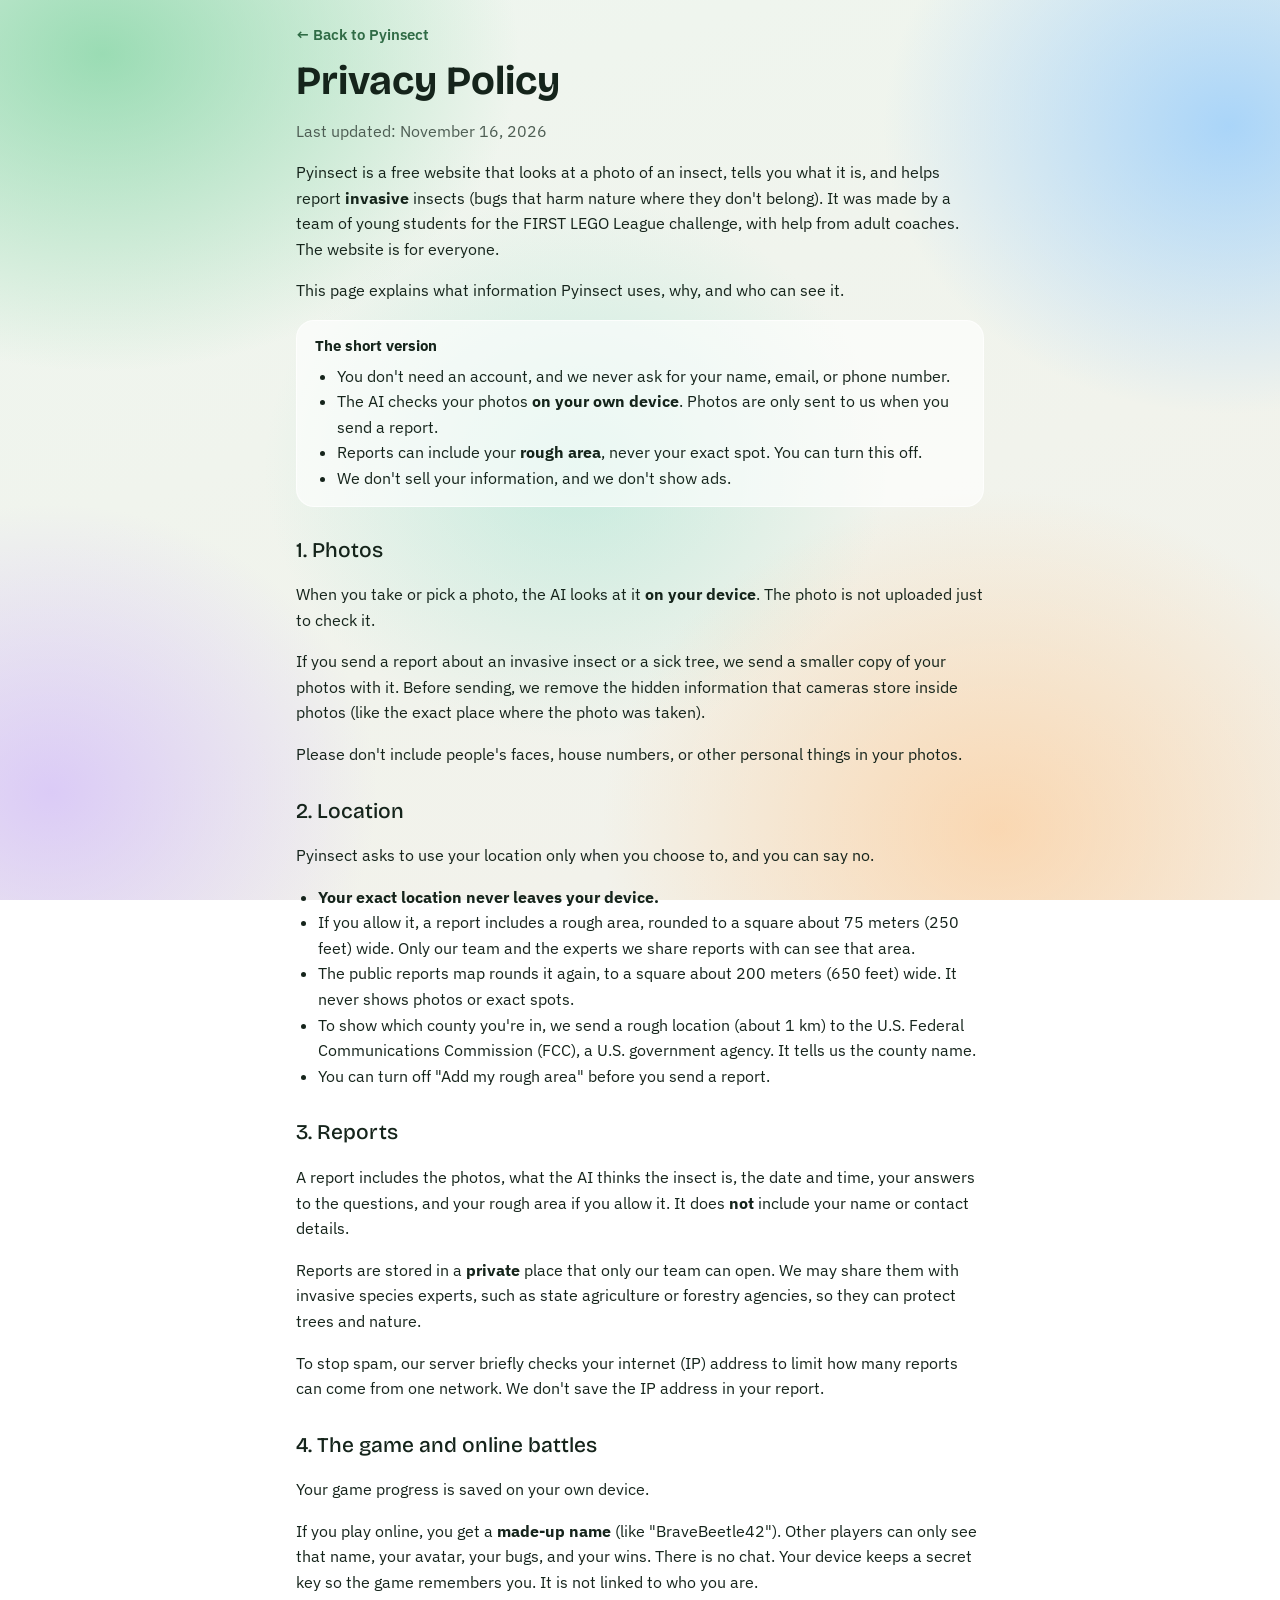
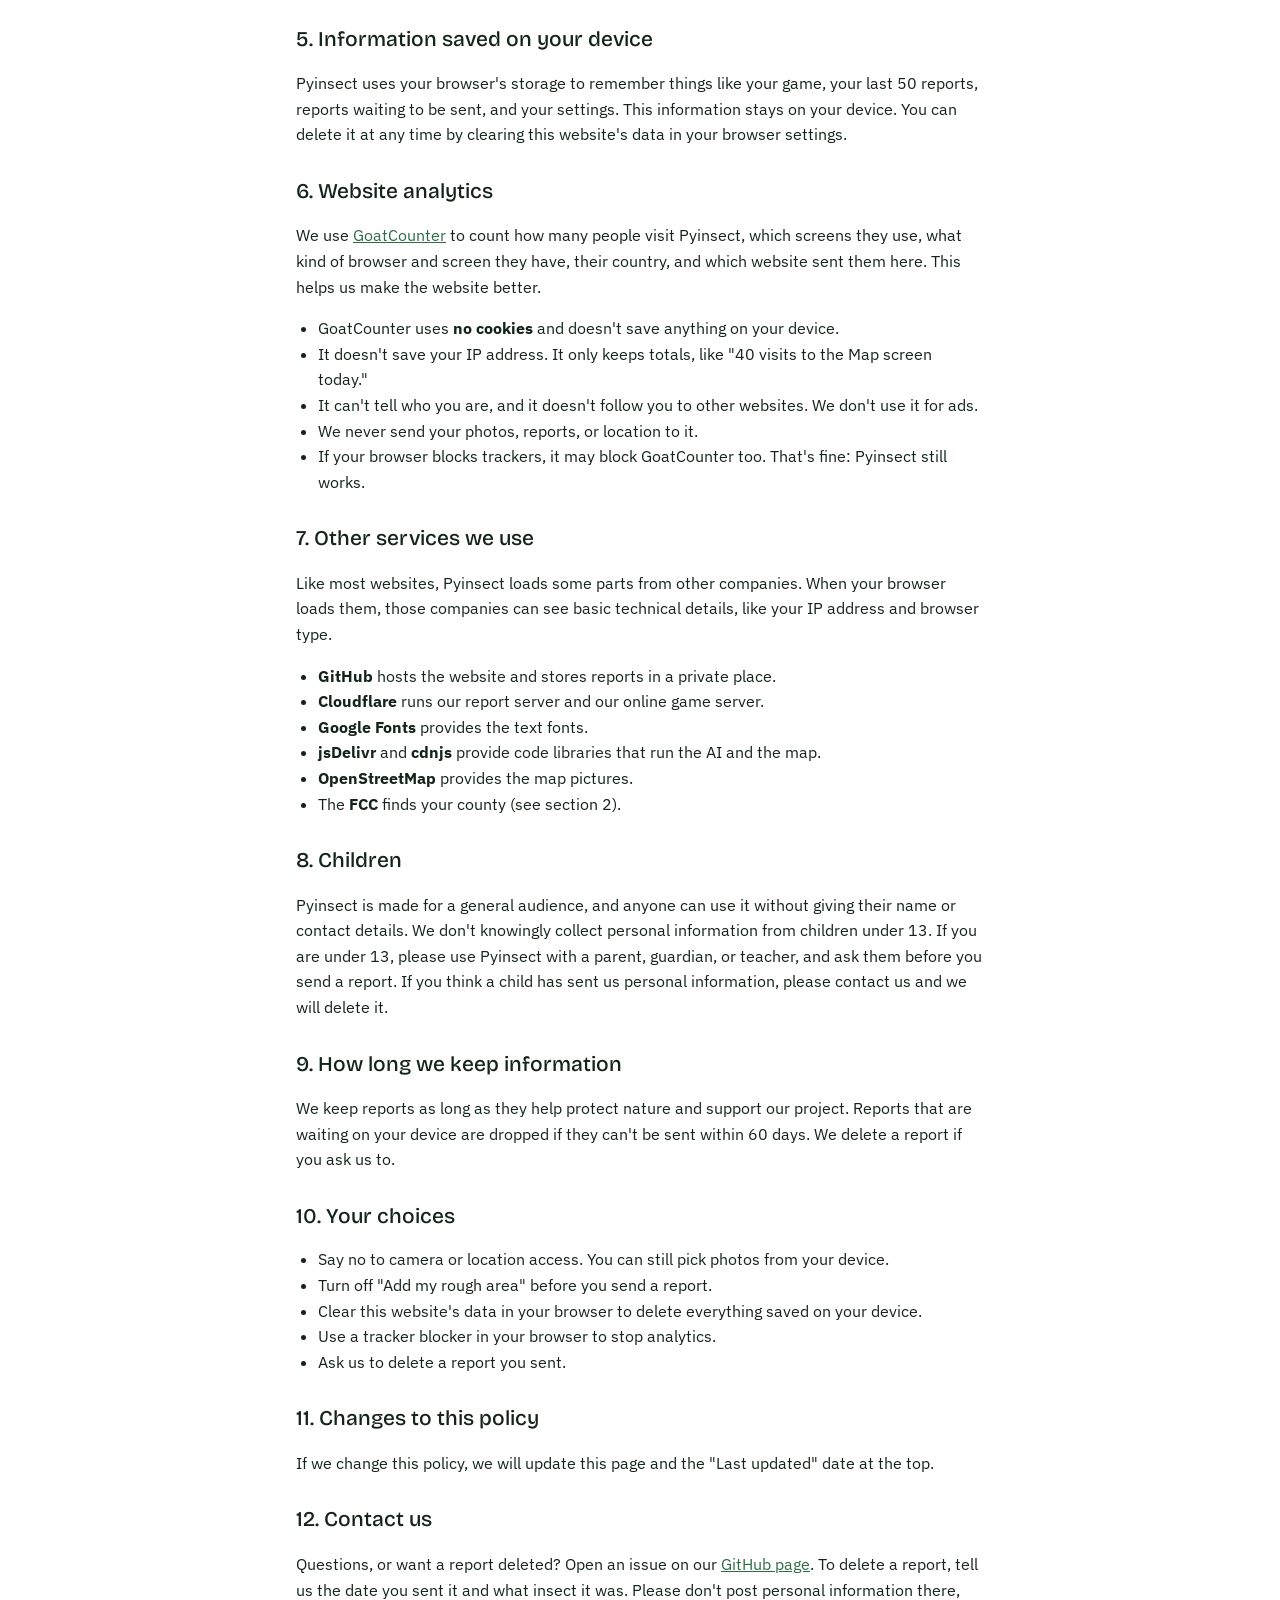
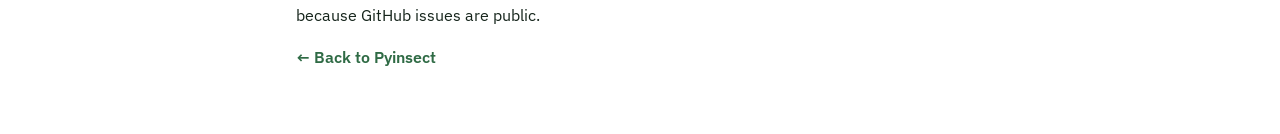
<file: privacy.html>
<!doctype html>
<html lang="en">
<head>
<meta charset="utf-8">
<meta name="viewport" content="width=device-width, initial-scale=1, viewport-fit=cover">
<title>Pyinsect Privacy Policy</title>
<meta name="description" content="How the Pyinsect website handles your photos, location, and other information.">
<link rel="icon" href="assets/favicon.svg" type="image/svg+xml">
<link rel="apple-touch-icon" href="assets/apple-touch-icon.png">
<meta name="theme-color" content="#2f6b45">
<link rel="preconnect" href="https://fonts.googleapis.com">
<link rel="preconnect" href="https://fonts.gstatic.com" crossorigin>
<link rel="stylesheet" href="https://fonts.googleapis.com/css2?family=Bricolage+Grotesque:opsz,wght@12..96,500;12..96,700&family=IBM+Plex+Sans:wght@400;500;600&display=swap">
<link rel="stylesheet" href="assets/site.css?v=20261101a">
<style>
  /* The privacy page: one readable column on the site's usual background */
  .policy { max-width: 720px; margin: 0 auto; padding: 24px 16px 48px; }
  .policy h1 { font-family: var(--display); font-size: clamp(28px, 7vw, 40px); line-height: 1.1; margin: 12px 0 4px; }
  .policy h2 { font-family: var(--display); font-size: 21px; margin: 28px 0 6px; }
  .policy p, .policy li { font-size: 16px; line-height: 1.6; }
  .policy ul { padding-left: 22px; }
  .policy a { color: var(--accent); }
  .policy .box { background: var(--glass-strong); border: 1px solid var(--glass-edge); border-radius: 18px; padding: 14px 18px; }
  .policy .box ul { margin: 6px 0 0; }
  .policy .back { font-weight: 600; text-decoration: none; }
</style>
<!-- Website analytics (see assets/analytics.js and part 6 of privacy.html) -->
<script src="assets/analytics.js?v=20261116b"></script>
<script data-goatcounter="https://wizkidz-pyinsect.goatcounter.com/count" async src="https://gc.zgo.at/count.js"></script>
</head>
<body>
<main class="policy">
  <a class="back" href="./">← Back to Pyinsect</a>
  <h1>Privacy Policy</h1>
  <p class="muted">Last updated: November 16, 2026</p>

  <p>Pyinsect is a free website that looks at a photo of an insect, tells you what it is, and helps
  report <strong>invasive</strong> insects (bugs that harm nature where they don't belong). It was made by
  a team of young students for the FIRST LEGO League challenge, with help from adult coaches. The
  website is for everyone.</p>

  <p>This page explains what information Pyinsect uses, why, and who can see it.</p>

  <div class="box">
    <strong>The short version</strong>
    <ul>
      <li>You don't need an account, and we never ask for your name, email, or phone number.</li>
      <li>The AI checks your photos <strong>on your own device</strong>. Photos are only sent to us when you send a report.</li>
      <li>Reports can include your <strong>rough area</strong>, never your exact spot. You can turn this off.</li>
      <li>We don't sell your information, and we don't show ads.</li>
    </ul>
  </div>

  <h2>1. Photos</h2>
  <p>When you take or pick a photo, the AI looks at it <strong>on your device</strong>. The photo is not
  uploaded just to check it.</p>
  <p>If you send a report about an invasive insect or a sick tree, we send a smaller copy of your
  photos with it. Before sending, we remove the hidden information that cameras store inside photos
  (like the exact place where the photo was taken).</p>
  <p>Please don't include people's faces, house numbers, or other personal things in your photos.</p>

  <h2>2. Location</h2>
  <p>Pyinsect asks to use your location only when you choose to, and you can say no.</p>
  <ul>
    <li><strong>Your exact location never leaves your device.</strong></li>
    <li>If you allow it, a report includes a rough area, rounded to a square about 75 meters (250 feet)
      wide. Only our team and the experts we share reports with can see that area.</li>
    <li>The public reports map rounds it again, to a square about 200 meters (650 feet) wide. It never
      shows photos or exact spots.</li>
    <li>To show which county you're in, we send a rough location (about 1 km) to the U.S. Federal
      Communications Commission (FCC), a U.S. government agency. It tells us the county name.</li>
    <li>You can turn off "Add my rough area" before you send a report.</li>
  </ul>

  <h2>3. Reports</h2>
  <p>A report includes the photos, what the AI thinks the insect is, the date and time, your answers
  to the questions, and your rough area if you allow it. It does <strong>not</strong> include your name
  or contact details.</p>
  <p>Reports are stored in a <strong>private</strong> place that only our team can open. We may share
  them with invasive species experts, such as state agriculture or forestry agencies, so they can
  protect trees and nature.</p>
  <p>To stop spam, our server briefly checks your internet (IP) address to limit how many reports
  can come from one network. We don't save the IP address in your report.</p>

  <h2>4. The game and online battles</h2>
  <p>Your game progress is saved on your own device.</p>
  <p>If you play online, you get a <strong>made-up name</strong> (like "BraveBeetle42"). Other players
  can only see that name, your avatar, your bugs, and your wins. There is no chat. Your device keeps
  a secret key so the game remembers you. It is not linked to who you are.</p>

  <h2>5. Information saved on your device</h2>
  <p>Pyinsect uses your browser's storage to remember things like your game, your last 50 reports,
  reports waiting to be sent, and your settings. This information stays on your device. You can
  delete it at any time by clearing this website's data in your browser settings.</p>

  <h2>6. Website analytics</h2>
  <p>We use <a href="https://www.goatcounter.com" target="_blank" rel="noopener">GoatCounter</a> to count
  how many people visit Pyinsect, which screens they use, what kind of browser and screen they have,
  their country, and which website sent them here. This helps us make the website better.</p>
  <ul>
    <li>GoatCounter uses <strong>no cookies</strong> and doesn't save anything on your device.</li>
    <li>It doesn't save your IP address. It only keeps totals, like "40 visits to the Map screen today."</li>
    <li>It can't tell who you are, and it doesn't follow you to other websites. We don't use it for ads.</li>
    <li>We never send your photos, reports, or location to it.</li>
    <li>If your browser blocks trackers, it may block GoatCounter too. That's fine: Pyinsect still works.</li>
  </ul>

  <h2>7. Other services we use</h2>
  <p>Like most websites, Pyinsect loads some parts from other companies. When your browser loads
  them, those companies can see basic technical details, like your IP address and browser type.</p>
  <ul>
    <li><strong>GitHub</strong> hosts the website and stores reports in a private place.</li>
    <li><strong>Cloudflare</strong> runs our report server and our online game server.</li>
    <li><strong>Google Fonts</strong> provides the text fonts.</li>
    <li><strong>jsDelivr</strong> and <strong>cdnjs</strong> provide code libraries that run the AI and the map.</li>
    <li><strong>OpenStreetMap</strong> provides the map pictures.</li>
    <li>The <strong>FCC</strong> finds your county (see section 2).</li>
  </ul>

  <h2>8. Children</h2>
  <p>Pyinsect is made for a general audience, and anyone can use it without giving their name or
  contact details. We don't knowingly collect personal information from children under 13. If you
  are under 13, please use Pyinsect with a parent, guardian, or teacher, and ask them before you send
  a report. If you think a child has sent us personal information, please contact us and we will
  delete it.</p>

  <h2>9. How long we keep information</h2>
  <p>We keep reports as long as they help protect nature and support our project. Reports that are
  waiting on your device are dropped if they can't be sent within 60 days. We delete a report if you
  ask us to.</p>

  <h2>10. Your choices</h2>
  <ul>
    <li>Say no to camera or location access. You can still pick photos from your device.</li>
    <li>Turn off "Add my rough area" before you send a report.</li>
    <li>Clear this website's data in your browser to delete everything saved on your device.</li>
    <li>Use a tracker blocker in your browser to stop analytics.</li>
    <li>Ask us to delete a report you sent.</li>
  </ul>

  <h2>11. Changes to this policy</h2>
  <p>If we change this policy, we will update this page and the "Last updated" date at the top.</p>

  <h2>12. Contact us</h2>
  <p>Questions, or want a report deleted? Open an issue on our
  <a href="https://github.com/wizkidzai/pyinsect/issues" target="_blank" rel="noopener">GitHub page</a>.
  To delete a report, tell us the date you sent it and what insect it was. Please don't post
  personal information there, because GitHub issues are public.</p>

  <p><a class="back" href="./">← Back to Pyinsect</a></p>
</main>
</body>
</html>
</file>
<file: assets/site.css>
/* "Liquid glass": translucent, blurred panels floating over a soft colourful backdrop */
:root {
  --ink: #15241b;
  --muted: #4d5d53;
  --accent: #2f6b45;
  --accent-soft: rgba(47, 107, 69, .14);
  --alert: #b3261e;
  --alert-soft: rgba(179, 38, 30, .12);
  --line: rgba(255, 255, 255, .55);

  --glass: rgba(255, 255, 255, .42);
  --glass-strong: rgba(255, 255, 255, .62);
  --glass-edge: rgba(255, 255, 255, .7);
  --glass-shadow: 0 10px 34px rgba(25, 45, 35, .14), 0 1px 3px rgba(25, 45, 35, .08);
  --glass-shine: inset 0 1px 0 rgba(255, 255, 255, .9), inset 0 -1px 0 rgba(255, 255, 255, .25);
  --blur: blur(22px) saturate(175%);

  --backdrop:
    radial-gradient(42rem 32rem at 8% 6%, rgba(126, 211, 160, .75), transparent 62%),
    radial-gradient(36rem 30rem at 96% 14%, rgba(132, 196, 255, .65), transparent 60%),
    radial-gradient(40rem 34rem at 78% 92%, rgba(255, 198, 140, .6), transparent 62%),
    radial-gradient(34rem 30rem at 4% 88%, rgba(201, 170, 255, .55), transparent 60%),
    radial-gradient(30rem 26rem at 45% 52%, rgba(150, 225, 205, .45), transparent 65%),
    linear-gradient(160deg, #eef6ef 0%, #f3f1ea 100%);

  --display: "Bricolage Grotesque", "Noto Sans SC", "Noto Sans TC", "Noto Sans KR", "Noto Sans CJK SC", "PingFang SC", "Microsoft YaHei", "Malgun Gothic", "Segoe UI", system-ui, sans-serif;
  --body: "IBM Plex Sans", "Noto Sans SC", "Noto Sans TC", "Noto Sans KR", "Noto Sans CJK SC", "PingFang SC", "Microsoft YaHei", "Malgun Gothic", "Segoe UI", system-ui, sans-serif;
  --mono: "IBM Plex Mono", "Noto Sans SC", "Noto Sans TC", "Noto Sans KR", "Noto Sans CJK SC", "PingFang SC", "Microsoft YaHei", "Malgun Gothic", ui-monospace, Consolas, monospace;
  --surface: #ffffff;
}
@media (prefers-color-scheme: dark) {
  :root {
    --ink: #e8efe9; --muted: #a3b2a8; --accent: #86d3a1; --accent-soft: rgba(134, 211, 161, .16);
    --alert: #ff8f80; --alert-soft: rgba(255, 143, 128, .14); --line: rgba(255, 255, 255, .12);
    --glass: rgba(28, 38, 33, .45); --glass-strong: rgba(36, 48, 42, .62); --glass-edge: rgba(255, 255, 255, .14);
    --glass-shadow: 0 12px 38px rgba(0, 0, 0, .45), 0 1px 3px rgba(0, 0, 0, .3);
    --glass-shine: inset 0 1px 0 rgba(255, 255, 255, .16), inset 0 -1px 0 rgba(255, 255, 255, .04);
    --backdrop:
      radial-gradient(42rem 32rem at 8% 6%, rgba(46, 140, 92, .55), transparent 62%),
      radial-gradient(36rem 30rem at 96% 14%, rgba(48, 98, 170, .5), transparent 60%),
      radial-gradient(40rem 34rem at 78% 92%, rgba(150, 90, 40, .42), transparent 62%),
      radial-gradient(34rem 30rem at 4% 88%, rgba(110, 70, 170, .42), transparent 60%),
      radial-gradient(30rem 26rem at 45% 52%, rgba(40, 120, 110, .3), transparent 65%),
      linear-gradient(160deg, #0d1411 0%, #121516 100%);
    --surface: #18201b;
    color-scheme: dark;
  }
}

* { box-sizing: border-box; }
[hidden] { display: none !important; }   /* .btn and others set display, which would beat the hidden attribute */
html { min-height: 100%; background: var(--backdrop); background-attachment: fixed; }
body { margin: 0; min-height: 100vh; background: var(--backdrop); background-attachment: fixed; color: var(--ink); font-family: var(--body); font-size: 15px; line-height: 1.5; }
.wrap { max-width: 820px; margin: 0 auto; padding: 32px 16px 64px; display: flex; flex-direction: column; gap: 24px; }
a { color: var(--accent); }
a:focus-visible { outline: 2px solid var(--accent); outline-offset: 2px; }

/* The glass material, shared by every panel */
.tray, .camera, .crop, .tree-check, .reporting, .card, .hero, .rows, .empty, nav, .status, .chip {
  position: relative;
  background: var(--glass);
  -webkit-backdrop-filter: var(--blur);
  backdrop-filter: var(--blur);
  border: 1px solid var(--glass-edge);
  box-shadow: var(--glass-shadow), var(--glass-shine);
}
/* A soft diagonal sheen across the top of the bigger panels */
.tray::before, .camera::before, .crop::before, .tree-check::before, .reporting::before, .card::before, .hero::before, .rows::before {
  content: ""; position: absolute; top: 0; right: 0; bottom: 0; left: 0; border-radius: inherit; pointer-events: none;
  background: linear-gradient(135deg, rgba(255, 255, 255, .45) 0%, rgba(255, 255, 255, .08) 38%, transparent 60%);
  mix-blend-mode: soft-light;
}
@supports not ((backdrop-filter: blur(1px)) or (-webkit-backdrop-filter: blur(1px))) {
  :root { --glass: rgba(255, 255, 255, .85); --glass-strong: rgba(255, 255, 255, .92); }
  @media (prefers-color-scheme: dark) { :root { --glass: rgba(28, 38, 33, .9); --glass-strong: rgba(36, 48, 42, .94); } }
}

header { display: flex; flex-direction: column; gap: 8px; }
nav { align-self: flex-start; display: inline-flex; gap: 2px; padding: 4px; border-radius: 999px; font-family: var(--mono); font-size: 13px; }
nav a, nav .muted { padding: 5px 14px; border-radius: 999px; text-decoration: none; }
nav a { color: var(--muted); }
nav a:hover { color: var(--ink); background: rgba(255, 255, 255, .35); }
nav .muted { color: var(--ink); background: var(--glass-strong); box-shadow: var(--glass-shine), 0 1px 4px rgba(0, 0, 0, .08); }
.eyebrow { font-family: var(--mono); font-size: 12px; letter-spacing: .08em; text-transform: uppercase; color: var(--muted); }
h1 { font-family: var(--display); font-weight: 700; font-size: clamp(30px, 6vw, 46px); line-height: 1.05; margin: 0; text-wrap: balance; }
h2 { font-family: var(--display); font-weight: 500; font-size: 19px; margin: 0; }
.muted { color: var(--muted); }
.status { align-self: flex-start; font-family: var(--mono); font-size: 13px; color: var(--muted); padding: 4px 12px; border-radius: 999px; }
.status.error { color: var(--alert); }

.hero { display: grid; grid-template-columns: minmax(0, 1.1fr) minmax(0, 1fr); gap: 24px; border-radius: 26px; padding: 18px; border-color: color-mix(in srgb, var(--alert) 45%, var(--glass-edge)); }
.hero img { width: 100%; aspect-ratio: 1; object-fit: cover; border-radius: 18px; background: var(--alert-soft); display: block; }
.hero .info { min-width: 0; display: flex; flex-direction: column; gap: 10px; }
.flag { align-self: flex-start; font-family: var(--mono); font-size: 11px; letter-spacing: .1em; text-transform: uppercase; font-weight: 500; padding: 3px 10px; border-radius: 999px; background: var(--alert); color: #fff; box-shadow: inset 0 1px 0 rgba(255, 255, 255, .35), 0 2px 8px color-mix(in srgb, var(--alert) 35%, transparent); }
.species { font-family: var(--display); font-weight: 700; font-size: clamp(28px, 5vw, 38px); line-height: 1.05; color: var(--alert); margin: 0; overflow-wrap: anywhere; }
.facts { display: grid; grid-template-columns: auto 1fr; gap: 6px 14px; margin: 0; font-size: 14px; }
.facts dt { font-family: var(--mono); font-size: 12px; color: var(--muted); text-transform: uppercase; letter-spacing: .06em; padding-top: 2px; }
.facts dd { margin: 0; font-variant-numeric: tabular-nums; }
.alts { display: flex; flex-direction: column; gap: 6px; }
.alt { display: grid; grid-template-columns: minmax(0, 1fr) 80px 46px; gap: 10px; align-items: center; font-size: 13px; }
.track { height: 6px; border-radius: 3px; background: var(--accent-soft); overflow: hidden; }
.fill { height: 100%; border-radius: 3px; background: linear-gradient(90deg, color-mix(in srgb, var(--accent) 70%, #fff), var(--accent)); }
.pct { font-family: var(--mono); font-variant-numeric: tabular-nums; text-align: right; color: var(--muted); }

.ledger { display: flex; flex-direction: column; gap: 10px; }
.rows { display: flex; flex-direction: column; border-radius: 22px; overflow: hidden; }
.row { position: relative; display: grid; grid-template-columns: 56px minmax(0, 1fr) auto; gap: 14px; align-items: center; padding: 10px 14px; border-bottom: 1px solid var(--line); }
.row:last-child { border-bottom: none; }
.row img { width: 56px; height: 56px; object-fit: cover; border-radius: 12px; background: var(--accent-soft); display: block; }
.row .what { min-width: 0; }
.row .what strong { display: block; overflow-wrap: anywhere; }
.row .when { font-family: var(--mono); font-size: 12px; color: var(--muted); text-align: right; white-space: nowrap; }
.tally { display: flex; flex-wrap: wrap; gap: 8px; }
.chip { font-size: 13px; padding: 4px 12px; border-radius: 999px; color: var(--alert); font-weight: 500; }
.empty { padding: 22px; border-radius: 22px; color: var(--muted); }

/* Identify page */
.tray { border-radius: 26px; padding: 20px; display: flex; flex-direction: column; gap: 14px; transition: background .2s, border-color .2s, transform .2s; }
.tray.drag { background: var(--glass-strong); border-color: var(--accent); transform: scale(1.01); }
.tray p { margin: 0; color: var(--muted); max-width: 62ch; }
.actions { display: flex; flex-wrap: wrap; gap: 10px; align-items: center; }

/* Home page: two equal choices, side by side on wide screens, stacked on phones */
.choices { display: grid; grid-template-columns: repeat(auto-fit, minmax(min(100%, 300px), 1fr)); gap: 16px; }
.choices .tray .actions { margin-top: auto; }   /* buttons line up at the bottom of both cards */

/* Tree check: one question at a time */
.tree-check { border-radius: 26px; padding: 20px; display: flex; flex-direction: column; gap: 16px; scroll-margin-top: 12px; }
.tree-step { display: flex; flex-direction: column; gap: 12px; }
.tree-step p { margin: 0; max-width: 62ch; }
.tree-title { font-size: 22px; font-weight: 700; outline: none; text-wrap: balance; }
.tree-count { font-family: var(--mono); font-size: 12px; letter-spacing: .06em; text-transform: uppercase; color: var(--muted); order: -1; }
.tree-pic svg, .tree-pic img { display: block; width: 100%; max-width: 420px; height: auto; border-radius: 14px; }
.tree-answers .btn { min-width: 96px; justify-content: center; padding: 12px 22px; font-size: 16px; }
/* Yes / No answers: equal, outlined, and only light up when touched (neither looks already chosen) */
.btn.answer { border: 1.5px solid color-mix(in srgb, var(--accent) 50%, transparent); }
.btn.answer:hover:not(:disabled) { background: var(--accent-soft); border-color: var(--accent); }
.btn.answer:active:not(:disabled) { background: color-mix(in srgb, var(--accent) 22%, transparent); }
/* The answer they picked: filled in, like the main buttons (after a tap, or when they come Back) */
.btn.answer.chosen, .btn.answer.chosen:disabled { opacity: 1; color: #fff; border-color: var(--accent); background: linear-gradient(180deg, color-mix(in srgb, var(--accent) 78%, #fff) 0%, var(--accent) 100%); }
@media (prefers-color-scheme: dark) { .btn.answer.chosen, .btn.answer.chosen:disabled { color: #0d1411; } }
.btn.answer.chosen:hover:not(:disabled) { color: #fff; border-color: var(--accent); background: linear-gradient(180deg, color-mix(in srgb, var(--accent) 78%, #fff) 0%, var(--accent) 100%); filter: brightness(1.06); }
@media (prefers-color-scheme: dark) { .btn.answer.chosen:hover:not(:disabled) { color: #0d1411; } }
.btn.answer:disabled:not(.chosen) { cursor: default; }
.tree-how summary { cursor: pointer; color: var(--accent); font-weight: 500; }
.tree-how p { margin-top: 6px; color: var(--muted); }
.tree-how .tree-pic { margin-top: 8px; }
.tree-photos { display: grid; grid-template-columns: 1fr 1fr; gap: 10px; max-width: 420px; margin-top: 10px; }
.tree-photos figure { margin: 0; display: flex; flex-direction: column; gap: 4px; }
.tree-photos img { display: block; width: 100%; aspect-ratio: 4 / 5; object-fit: cover; border-radius: 12px; background: var(--glass-strong); }
.tree-photos figcaption { font-size: 13px; font-weight: 600; text-align: center; }
.tree-photos.one { grid-template-columns: 1fr; }
.tree-photos.one img { aspect-ratio: 3 / 2; }
.tree-step .tree-credit { margin-top: -4px; font-size: 12px; color: var(--muted); }
.link { align-self: flex-start; background: none; border: 0; padding: 4px 0; font: inherit; color: var(--accent); text-decoration: underline; text-underline-offset: 3px; cursor: pointer; }
.link:focus-visible { outline: 2px solid var(--accent); outline-offset: 2px; }
.tree-nav { display: flex; flex-wrap: wrap; gap: 10px; padding-top: 12px; border-top: 1px solid var(--line); }
.tree-nav #treeClose { margin-left: auto; }
.btn {
  position: relative; font: 500 14px var(--body); color: var(--ink); cursor: pointer;
  display: inline-flex; align-items: center; gap: 8px; padding: 10px 18px; border-radius: 999px;
  background: var(--glass-strong); border: 1px solid var(--glass-edge);
  -webkit-backdrop-filter: var(--blur); backdrop-filter: var(--blur);
  box-shadow: 0 2px 10px rgba(25, 45, 35, .1), var(--glass-shine);
  transition: transform .15s, box-shadow .15s, background .15s;
}
.btn:hover:not(:disabled) { transform: translateY(-1px); box-shadow: 0 6px 18px rgba(25, 45, 35, .16), var(--glass-shine); color: var(--accent); }
.btn:active:not(:disabled) { transform: translateY(0) scale(.98); }
.btn.primary {
  color: #fff; border-color: rgba(255, 255, 255, .35);
  background: linear-gradient(180deg, color-mix(in srgb, var(--accent) 78%, #fff) 0%, var(--accent) 100%);
  box-shadow: 0 4px 16px color-mix(in srgb, var(--accent) 40%, transparent), inset 0 1px 0 rgba(255, 255, 255, .45), inset 0 -1px 0 rgba(0, 0, 0, .12);
}
@media (prefers-color-scheme: dark) { .btn.primary { color: #0d1411; } }
.btn.primary:hover:not(:disabled) { color: #fff; filter: brightness(1.06); }
@media (prefers-color-scheme: dark) { .btn.primary:hover:not(:disabled) { color: #0d1411; } }
.btn:focus-visible, input:focus-visible { outline: 2px solid var(--accent); outline-offset: 2px; }
.btn:disabled { opacity: .5; cursor: not-allowed; }
.btn svg { width: 16px; height: 16px; }
input[type=file] { display: none; }
.dot { width: 8px; height: 8px; border-radius: 50%; background: var(--muted); display: inline-block; margin-right: 6px; vertical-align: 1px; }
.status.ready .dot { background: var(--accent); box-shadow: 0 0 8px var(--accent); }
.status.error .dot { background: var(--alert); }
.status.busy .dot { animation: pulse 1s ease-in-out infinite; }
@keyframes pulse { 50% { opacity: .25; } }
@media (prefers-reduced-motion: reduce) { .status.busy .dot { animation: none; } .btn, .tray { transition: none; } }

.camera { display: flex; flex-direction: column; gap: 12px; padding: 12px; border-radius: 28px; scroll-margin-top: 12px; }
/* touch-action: none lets two fingers pinch-zoom the camera instead of the whole page */
.viewfinder { position: relative; border-radius: 20px; overflow: hidden; background: #000; aspect-ratio: 3 / 4; max-height: 70vh; width: 100%; touch-action: none; }
@media (min-width: 601px) { .viewfinder { aspect-ratio: 4 / 3; } }
/* --zoom is the digital zoom (set by app.js); it stays 1 when the camera zooms by itself */
.viewfinder video { width: 100%; height: 100%; object-fit: cover; display: block; transform: scale(var(--zoom, 1)); }
.viewfinder video.mirror { transform: scaleX(-1) scale(var(--zoom, 1)); }
/* Flash button in the corner of the camera view; yellow when the light is on */
.torch-btn { position: absolute; top: 10px; right: 10px; z-index: 2; width: 48px; height: 48px; border-radius: 50%; border: 2px solid rgba(255, 255, 255, .7); background: rgba(0, 0, 0, .45); color: #fff; font-size: 22px; line-height: 1; cursor: pointer; }
.torch-btn[aria-pressed="true"] { background: #ffd400; color: #000; border-color: #ffd400; }
.torch-btn[hidden] { display: none; }
.focus-ring { position: absolute; width: 72px; height: 72px; margin: -36px 0 0 -36px; border: 2px solid #fff; border-radius: 50%; box-shadow: 0 0 0 1px rgba(0, 0, 0, .35), inset 0 0 0 1px rgba(0, 0, 0, .35); pointer-events: none; animation: focus-ring .5s ease-out; }
@keyframes focus-ring { from { transform: scale(1.4); opacity: 0; } to { transform: scale(1); opacity: 1; } }
@media (prefers-reduced-motion: reduce) { .focus-ring { animation: none; } }
/* Crop: the stage shrinks to the photo, so the box's % sizes are % of the photo */
.crop { display: flex; flex-direction: column; gap: 12px; padding: 12px; border-radius: 28px; scroll-margin-top: 12px; }
.crop-title { margin: 4px 6px 0; font-size: 22px; }
.crop-tip { margin: 0 6px; font-size: 16px; font-weight: 500; }
/* flex: none: never squeeze the frame shorter than the photo (on short screens, like many Android phones, that cut the
   photo off and put the box in the wrong place). The crop screen scrolls instead. */
.crop-stage { position: relative; flex: none; width: fit-content; max-width: 100%; margin: 0 auto; border-radius: 16px; overflow: hidden; background: #000; touch-action: none; user-select: none; -webkit-user-select: none; }
.crop-stage img { display: block; max-width: 100%; max-height: 65vh; -webkit-user-drag: none; pointer-events: none; }
/* The huge shadow darkens everything outside the box */
.crop-box { position: absolute; border: 4px solid #ffd43b; box-shadow: 0 0 0 9999px rgba(0, 0, 0, .5); cursor: move; outline: none; }
.crop-box:focus-visible { border-color: #fff; }
/* The box starts as big as the photo, so it can hide. It shrinks in and grows back once, to show where it is. */
.crop-box.hello { animation: crop-hello 1.4s ease-in-out; }
@keyframes crop-hello { 0%, 100% { transform: scale(1); } 35%, 65% { transform: scale(.8); } }
@media (prefers-reduced-motion: reduce) { .crop-box.hello { animation: none; } }
.crop-box .handle { position: absolute; width: 48px; height: 48px; }   /* big enough to grab with a finger, mostly inside the box so the photo edge doesn't cut it off */
.crop-box .handle::after { content: ""; position: absolute; width: 22px; height: 22px; border: 6px solid #ffd43b; }
.handle[data-edge=nw] { left: -16px; top: -16px; cursor: nwse-resize; }
.handle[data-edge=ne] { right: -16px; top: -16px; cursor: nesw-resize; }
.handle[data-edge=sw] { left: -16px; bottom: -16px; cursor: nesw-resize; }
.handle[data-edge=se] { right: -16px; bottom: -16px; cursor: nwse-resize; }
.handle[data-edge=nw]::after { left: 14px; top: 14px; border-right: 0; border-bottom: 0; }
.handle[data-edge=ne]::after { right: 14px; top: 14px; border-left: 0; border-bottom: 0; }
.handle[data-edge=sw]::after { left: 14px; bottom: 14px; border-right: 0; border-top: 0; }
.handle[data-edge=se]::after { right: 14px; bottom: 14px; border-left: 0; border-top: 0; }
.crop-bar { display: flex; flex-wrap: wrap; gap: 10px; justify-content: flex-end; }
.crop-bar #cropCancel { margin-right: auto; }
.zoom-bar { display: flex; align-items: center; gap: 12px; padding: 0 8px; font-size: 14px; }
.zoom-bar input { flex: 1; min-width: 0; height: 32px; accent-color: var(--accent); cursor: pointer; }
.zoom-bar output { font-family: var(--mono); font-variant-numeric: tabular-nums; min-width: 3.5em; text-align: right; }
.flash { position: absolute; top: 0; right: 0; bottom: 0; left: 0; background: #fff; opacity: 0; pointer-events: none; }
.flash.go { animation: flash .35s ease-out; }
@keyframes flash { 0% { opacity: .85; } 100% { opacity: 0; } }
@media (prefers-reduced-motion: reduce) { .flash.go { animation: none; } }
.camera-msg { position: absolute; left: 12px; right: 12px; bottom: 12px; margin: 0; padding: 10px 14px; border-radius: 14px; background: rgba(20, 24, 22, .55); -webkit-backdrop-filter: blur(16px); backdrop-filter: blur(16px); border: 1px solid rgba(255, 255, 255, .18); color: #fff; font-size: 14px; }
.camera-bar { display: grid; grid-template-columns: 1fr auto 1fr; align-items: center; gap: 10px; }
.camera-bar > :first-child { justify-self: start; }
.camera-bar > :nth-child(n+3) { justify-self: end; grid-column: 3; grid-row: 1; }
.shutter {
  width: 70px; height: 70px; border-radius: 50%; padding: 0; cursor: pointer;
  border: 3px solid rgba(255, 255, 255, .85);
  background: radial-gradient(circle at 50% 35%, color-mix(in srgb, var(--accent) 65%, #fff) 0%, var(--accent) 70%);
  box-shadow: 0 0 0 4px var(--glass-strong), 0 6px 20px color-mix(in srgb, var(--accent) 45%, transparent), inset 0 2px 0 rgba(255, 255, 255, .5);
  transition: transform .12s;
}
.shutter:hover:not(:disabled) { filter: brightness(1.08); }
.shutter:active:not(:disabled) { transform: scale(.92); }
.shutter:disabled { opacity: .4; cursor: not-allowed; }
.shutter:focus-visible { outline: 2px solid var(--accent); outline-offset: 5px; }

.reporting { display: flex; flex-direction: column; gap: 10px; padding: 16px 20px; border-radius: 22px; }
.reporting summary { cursor: pointer; font-weight: 500; }
.reporting .state { font-family: var(--mono); font-size: 13px; }
.reporting .state.on { color: var(--accent); }
.reporting .state.warn { color: var(--alert); }
.reporting label { font-size: 13px; color: var(--muted); }
.reporting input[type=password] { font: 14px var(--mono); padding: 8px 12px; border: 1px solid var(--glass-edge); border-radius: 12px; background: var(--glass-strong); color: var(--ink); width: 100%; max-width: 420px; }
.reporting p { margin: 0; font-size: 13px; color: var(--muted); max-width: 64ch; }

.cards { display: flex; flex-direction: column; gap: 14px; }
.card { display: grid; grid-template-columns: 132px minmax(0, 1fr); gap: 18px; border-radius: 24px; padding: 14px; }
.card.invasive {
  border-color: color-mix(in srgb, var(--alert) 50%, var(--glass-edge));
  background: linear-gradient(135deg, var(--alert-soft), transparent 55%), var(--glass);
  box-shadow: var(--glass-shadow), var(--glass-shine), 0 0 0 1px color-mix(in srgb, var(--alert) 18%, transparent), 0 8px 28px color-mix(in srgb, var(--alert) 18%, transparent);
}
.card img { width: 132px; height: 132px; object-fit: cover; border-radius: 16px; background: var(--accent-soft); display: block; position: relative; }
.card .info { position: relative; min-width: 0; display: flex; flex-direction: column; gap: 6px; }
.card .name { font-family: var(--display); font-weight: 700; font-size: 22px; line-height: 1.15; margin: 0; overflow-wrap: anywhere; }
.card.invasive .name { color: var(--alert); }
.card.pending .name { color: var(--muted); }
.sci { font-style: italic; font-size: 14px; color: var(--muted); margin-top: -4px; overflow-wrap: anywhere; }
.card .file { font-family: var(--mono); font-size: 12px; color: var(--muted); overflow-wrap: anywhere; }
.card .sent { font-family: var(--mono); font-size: 12px; color: var(--muted); }
.card .sent.ok { color: var(--accent); }
.card .sent.bad { color: var(--alert); }
.card .blurry { font-size: 14px; font-weight: 600; color: var(--alert); }
/* AI check on every photo card (assets/teamai.js) */
.team-ai { font-size: 14px; }
.card .team-ai-line { font-size: 14px; font-weight: 600; }
.card .team-ai-line.ai-made { color: var(--alert); }
.card .team-ai-line.real { color: var(--accent); }

.flag.ai { background: #6b4bb3; box-shadow: inset 0 1px 0 rgba(255, 255, 255, .35), 0 2px 8px rgba(107, 75, 179, .35); }
@media (prefers-color-scheme: dark) { .flag.ai { background: #b9a2ff; color: #1a1426; } }
/* Tree check reports: green, because they're a request to look, not a confirmed invasive bug */
.flag.tree { background: var(--accent); box-shadow: inset 0 1px 0 rgba(255, 255, 255, .35), 0 2px 8px color-mix(in srgb, var(--accent) 35%, transparent); }
@media (prefers-color-scheme: dark) { .flag.tree { color: #0d1411; } }
.card .tree-signs { margin: 0; font-size: 14px; }
/* "Add my rough area" checkbox and the line on the result card */
.area-toggle { display: inline-flex; align-items: center; gap: 8px; font-size: 14px; cursor: pointer; align-self: flex-start; }
.camera .area-toggle, .crop .area-toggle { margin: 0 8px; }
.area-toggle input { width: 18px; height: 18px; accent-color: var(--accent); cursor: pointer; }
.card .area-line { font-size: 13px; color: var(--muted); }

/* Reports map: color key, map box, square counts, popups, and levels in "Your reports" */
.map-key { list-style: none; margin: 0; padding: 0; display: flex; flex-wrap: wrap; gap: 6px 16px; font-size: 13px; }
.map-key li { display: inline-flex; align-items: center; gap: 6px; }
.map-key .swatch { width: 14px; height: 14px; border-radius: 4px; opacity: .8; }
.map-key .swatch.mine { background: transparent; border: 3px solid #8e44ad; }
.reports-map-box { height: 380px; }
/* .leaflet-marker-icon too, so this beats Leaflet's own styles (they load after ours) */
.leaflet-marker-icon.map-count { display: block; text-align: center; line-height: 26px; border-radius: 50%; background: #fff; color: #15241b; font: 700 13px var(--body); box-shadow: 0 1px 4px rgba(0, 0, 0, .35); }
.map-popup p { margin: 0 0 6px; color: #15241b; }
.map-popup .map-level { font-weight: 600; }
.map-popup .map-level.verified { color: #1f8a4c; }
.map-popup .map-level.ai { color: #2f6fb3; }
.map-popup .map-level.unchecked { color: #6b706d; }
.map-popup .map-mine { color: #8e44ad; font-weight: 600; }
.map-popup .map-note { font-size: 12px; color: #4d5d53; margin: 0; }
.mine-level { display: block; font-size: 12px; font-weight: 600; color: var(--muted); }
.mine-level.verified { color: var(--accent); }
.mine-level.not_match { color: var(--alert); }

/* "Your reports" and the full-photo viewer */
.ledger-head { display: flex; justify-content: space-between; align-items: baseline; gap: 12px; flex-wrap: wrap; }
.hint { margin: -4px 0 0; font-size: 13px; color: var(--muted); }
.row .when { display: flex; flex-direction: column; align-items: flex-end; gap: 2px; }
/* A long status (like "couldn't send") wraps instead of squeezing the name to one letter per line */
.row .when { max-width: 14em; }
.row .state { font-family: var(--mono); font-size: 12px; white-space: normal; }
.row .state.on { color: var(--accent); }
.row .state.warn { color: var(--alert); }
.row[role=button], .card img { cursor: zoom-in; }
/* Phones: make the tap targets plainly clickable (iOS only sends taps to elements it thinks are clickable) */
.row[role=button], .card img { -webkit-tap-highlight-color: rgba(47, 107, 69, .15); touch-action: manipulation; }
@media (hover: none) { .row[role=button], .card img, .viewer { cursor: pointer; } }
.row[role=button]:hover { background: rgba(255, 255, 255, .28); }
.row[role=button]:focus-visible, .card img:focus-visible { outline: 2px solid var(--accent); outline-offset: -2px; }
.viewer { position: fixed; top: 0; right: 0; bottom: 0; left: 0; width: 100%; height: 100%; z-index: 100; display: flex; flex-direction: column; align-items: center; justify-content: center; gap: 14px; padding: 16px;
  background: rgba(8, 12, 10, .8); -webkit-backdrop-filter: blur(14px); backdrop-filter: blur(14px); cursor: zoom-out; }
.viewer img { display: block; max-width: 100%; max-height: calc(100vh - 150px); max-height: calc(100dvh - 150px); object-fit: contain; border-radius: 14px; background: #000; box-shadow: 0 20px 60px rgba(0, 0, 0, .5); }
.viewer .caption { max-width: 820px; width: 100%; display: flex; flex-wrap: wrap; gap: 4px 16px; align-items: baseline; justify-content: center; text-align: center; color: #eef3ef; }
.viewer .caption strong { font-family: var(--display); font-size: 22px; color: #fff; }
.viewer .caption span { font-family: var(--mono); font-size: 12px; color: #c7d2ca; }
.viewer .close { position: absolute; top: 12px; right: 12px; color: #fff; background: rgba(255, 255, 255, .16); border-color: rgba(255, 255, 255, .3); }

@media (max-width: 600px) {
  .row .when { align-items: flex-start; }
  .card { grid-template-columns: 1fr; }
  .card img { width: 100%; height: auto; aspect-ratio: 4 / 3; max-width: 100%; }
  .hero { grid-template-columns: 1fr; }
  .row { grid-template-columns: 48px minmax(0, 1fr); }
  .row img { width: 48px; height: 48px; }
  .row .when { grid-column: 2; text-align: left; }
}

/* Innvadex game (assets/game.js) */
.game { display: flex; flex-direction: column; gap: 12px; }
.game-score { display: inline-flex; gap: 6px; flex-wrap: wrap; }
.game-bar { display: flex; justify-content: space-between; align-items: center; gap: 10px; flex-wrap: wrap; }
.game-tabs { display: inline-flex; flex-wrap: wrap; gap: 2px; padding: 4px; border-radius: 999px; background: var(--glass); border: 1px solid var(--glass-edge); -webkit-backdrop-filter: var(--blur); backdrop-filter: var(--blur); }
.tab { font: 500 13px var(--body); color: var(--muted); background: none; border: 0; padding: 7px 14px; border-radius: 999px; cursor: pointer; }
.tab:hover { color: var(--ink); }
.tab[aria-selected=true] { color: var(--ink); background: var(--glass-strong); box-shadow: var(--glass-shine), 0 1px 4px rgba(0, 0, 0, .08); }
.tab:focus-visible { outline: 2px solid var(--accent); outline-offset: 2px; }
.bug-emoji { font-size: 30px; line-height: 1; }

.dex-grid, .badge-list { display: grid; grid-template-columns: repeat(auto-fill, minmax(140px, 1fr)); gap: 10px; }
.dex-slot, .badge { display: flex; flex-direction: column; align-items: center; gap: 4px; text-align: center; padding: 14px 10px; border-radius: 18px;
  font: 13px var(--body); color: var(--muted); background: var(--glass); border: 1px dashed var(--glass-edge); }
.dex-slot strong, .badge strong { color: var(--ink); font-size: 14px; }
.dex-slot.caught { border-style: solid; cursor: pointer; box-shadow: var(--glass-shadow), var(--glass-shine); }
.dex-slot.caught:hover { transform: translateY(-1px); }
.dex-slot:disabled { opacity: .7; cursor: default; }
.dex-slot:focus-visible { outline: 2px solid var(--accent); outline-offset: 2px; }
.dex-slot .count { font-family: var(--mono); font-size: 12px; }
.badge { opacity: .6; }
.badge.earned { opacity: 1; border-style: solid; box-shadow: var(--glass-shadow), var(--glass-shine); }
.badge-emoji { font-size: 28px; }

.rarity { font-family: var(--mono); font-size: 11px; letter-spacing: .08em; text-transform: uppercase; padding: 2px 9px; border-radius: 999px; color: #fff; align-self: center; }
.rarity.common { background: #4f7a5d; }
.rarity.rare { background: #2f68b3; }
.rarity.legendary { background: linear-gradient(90deg, #b8860b, #d4a017); }
.learn-list { display: flex; flex-direction: column; gap: 10px; }
.factcard { display: flex; flex-direction: column; gap: 10px; padding: 16px; border-radius: 20px; background: var(--glass); border: 1px solid var(--glass-edge); box-shadow: var(--glass-shadow), var(--glass-shine); text-align: left; }
.factcard-head { display: flex; gap: 12px; align-items: center; }
.factcard-head div { display: flex; flex-direction: column; }
.factcard-head strong { font-family: var(--display); font-size: 20px; }
.factcard .tags { display: flex; gap: 6px; flex-wrap: wrap; }
.factcard .rarity { align-self: auto; }
.pts { font-family: var(--mono); font-size: 12px; color: var(--muted); padding: 2px 8px; border-radius: 999px; background: var(--accent-soft); }

.game-popup { position: fixed; inset: 0; z-index: 110; display: flex; align-items: center; justify-content: center; padding: 16px; background: rgba(8, 12, 10, .6); -webkit-backdrop-filter: blur(10px); backdrop-filter: blur(10px); }
.game-popup-box { width: 100%; max-width: 520px; max-height: calc(100dvh - 32px); overflow: auto; display: flex; flex-direction: column; gap: 12px; padding: 20px; border-radius: 24px; background: var(--surface); color: var(--ink); box-shadow: 0 20px 60px rgba(0, 0, 0, .4); text-align: center; }
.game-popup-box .actions { justify-content: center; }
.game-popup-box .factcard { box-shadow: none; }
.howto { text-align: left; margin: 0; padding-left: 22px; display: flex; flex-direction: column; gap: 6px; }
.safety { text-align: left; padding: 12px 14px; border-radius: 16px; background: var(--alert-soft); }
.safety ul { margin: 6px 0 0; padding-left: 20px; }
.new-badge { margin: 0; font-weight: 600; color: var(--accent); }

.arena { position: relative; height: 300px; border-radius: 18px; overflow: hidden; background: linear-gradient(180deg, #bfe3c8 0%, #7fbf8e 60%, #5a9a68 100%); }
@media (prefers-color-scheme: dark) { .arena { background: linear-gradient(180deg, #23402d 0%, #1b3324 100%); } }
.wild-bug { position: absolute; width: 76px; height: 76px; padding: 0; border-radius: 50%; overflow: hidden; cursor: pointer; border: 3px solid #fff;
  box-shadow: 0 6px 18px rgba(0, 0, 0, .3); transition: left .45s ease, top .45s ease; touch-action: manipulation; background: #000; }
.wild-bug img { width: 100%; height: 100%; object-fit: cover; display: block; pointer-events: none; }
.wild-bug.hit { animation: hit .25s ease-out; }
@keyframes hit { 50% { transform: scale(.8); border-color: var(--alert); } }
.wild-bug:focus-visible { outline: 3px solid var(--accent); outline-offset: 3px; }
.arena-info { margin: 0; font-weight: 600; }
@media (prefers-reduced-motion: reduce) { .wild-bug { transition: none; } .wild-bug.hit { animation: none; } }

/* Innvadex version 2: daily challenge, battles, toast */
.daily { display: flex; flex-wrap: wrap; align-items: baseline; gap: 4px 10px; padding: 12px 16px; border-radius: 18px; background: var(--glass); border: 1px solid var(--glass-edge); -webkit-backdrop-filter: var(--blur); backdrop-filter: var(--blur); }
.daily-label { font-family: var(--mono); font-size: 12px; text-transform: uppercase; letter-spacing: .06em; color: var(--muted); }
.daily-state { font-family: var(--mono); font-size: 12px; color: var(--accent); }
.daily.done strong { text-decoration: line-through; color: var(--muted); }
.battle-list { display: flex; flex-direction: column; gap: 8px; }
.battle-list h3 { font-family: var(--display); font-weight: 500; font-size: 16px; margin: 8px 0 0; }
.battle-list .empty { margin: 0; }
.foe { display: grid; grid-template-columns: auto minmax(0, 1fr) auto; gap: 12px; align-items: center; padding: 12px 14px; border-radius: 18px; background: var(--glass); border: 1px solid var(--glass-edge); }
.foe.beaten { border-color: var(--accent); }
.foe-who { display: flex; flex-direction: column; min-width: 0; }
.foe-who .muted { font-size: 13px; }
.battle-field { display: flex; flex-direction: column; gap: 10px; padding: 14px; border-radius: 18px; background: linear-gradient(180deg, #bfe3c8 0%, #7fbf8e 100%); color: #15241b; }
@media (prefers-color-scheme: dark) { .battle-field { background: linear-gradient(180deg, #23402d 0%, #1b3324 100%); color: var(--ink); } }
.fighter { display: grid; grid-template-columns: auto minmax(0, 1fr); grid-template-areas: "emoji label" "emoji name" "emoji hp" "emoji num"; column-gap: 12px; text-align: left; padding: 10px 12px; border-radius: 14px; background: rgba(255, 255, 255, .55); width: 85%; }
@media (prefers-color-scheme: dark) { .fighter { background: rgba(0, 0, 0, .25); } }
.fighter.them { align-self: flex-start; }
.fighter.you { align-self: flex-end; }
.fighter .muted { grid-area: label; font-size: 12px; color: inherit; opacity: .75; }
.fighter .bug-emoji { grid-area: emoji; font-size: 40px; align-self: center; }
.fighter strong { grid-area: name; }
.fighter .track { grid-area: hp; height: 8px; margin: 4px 0; background: rgba(0, 0, 0, .12); }
.fighter .fill.low { background: var(--alert); }
.fighter .hp { grid-area: num; font-family: var(--mono); font-size: 12px; }
.battle-log { margin: 0; min-height: 3em; font-weight: 600; }
.battle-moves { display: flex; flex-wrap: wrap; gap: 8px; justify-content: center; }
.game-toast { position: fixed; left: 50%; bottom: 20px; transform: translateX(-50%); z-index: 105; width: min(480px, calc(100% - 32px)); padding: 12px 16px; border-radius: 18px; background: var(--surface); color: var(--ink); box-shadow: 0 10px 30px rgba(0, 0, 0, .25); border: 1px solid var(--glass-edge); }
.game-toast p { margin: 0; }
.game-toast p + p { margin-top: 4px; color: var(--accent); font-weight: 600; }
.speech { margin: 0; padding: 10px 14px; border-radius: 16px; background: var(--accent-soft); font-style: italic; text-align: left; }

/* Innvadex version 3: quiz, shop, map */
.quiz, .map-panel { display: flex; flex-direction: column; gap: 10px; padding: 16px; border-radius: 20px; background: var(--glass); border: 1px solid var(--glass-edge); }
.quiz p { margin: 0; }
.quiz-q { font-family: var(--display); font-size: 18px; font-weight: 500; }
.quiz-choices { display: grid; grid-template-columns: repeat(auto-fill, minmax(180px, 1fr)); gap: 8px; }
.quiz-choices .btn { justify-content: center; }
.quiz-choices .btn.right { background: var(--accent); color: #fff; opacity: 1; }
.quiz-choices .btn.wrong { background: var(--alert); color: #fff; opacity: 1; }
.quiz-result { font-weight: 600; min-height: 1.5em; }
.quiz .btn.primary { align-self: flex-start; }
.map-toggle { display: flex; gap: 8px; align-items: center; font-weight: 500; cursor: pointer; }
.map-toggle input { width: 18px; height: 18px; accent-color: var(--accent); }
.map-panel p { margin: 0; }
.catch-map { height: 340px; border-radius: 16px; overflow: hidden; }
/* Leaflet puts its map layers at z-index 400+. "isolation" keeps them inside the map box, so pop-ups (z-index 110) still cover the map. */
.catch-map { position: relative; isolation: isolate; z-index: 0; }

/* Innvadex version 4: animations, cutscenes, trainer card */
.trainer-btn { font: inherit; font-family: var(--mono); font-size: 13px; color: var(--ink); cursor: pointer; border: 1px solid var(--glass-edge); }
.trainer-btn:hover { color: var(--accent); }
.trainer-btn:focus-visible { outline: 2px solid var(--accent); outline-offset: 2px; }
.trainer-label { margin: 0; font-weight: 600; text-align: left; }
.trainer-input { font: 16px var(--body); padding: 10px 14px; border-radius: 12px; border: 1px solid var(--glass-edge); background: var(--glass-strong); color: var(--ink); width: 100%; }
.trainer-input:focus-visible { outline: 2px solid var(--accent); outline-offset: 2px; }
.avatar-picks { display: flex; flex-wrap: wrap; gap: 8px; justify-content: center; }
.avatar-pick { font-size: 28px; width: 54px; height: 54px; border-radius: 50%; cursor: pointer; background: var(--glass-strong); border: 2px solid transparent; }
.avatar-pick[aria-pressed=true] { border-color: var(--accent); background: var(--accent-soft); transform: scale(1.1); }
.avatar-pick:focus-visible { outline: 2px solid var(--accent); outline-offset: 2px; }

/* Catching: the bug shrinks into a jar, then the jar wobbles */
.wild-bug { animation: wiggle 1.2s ease-in-out infinite; }
@keyframes wiggle { 25% { rotate: -8deg; } 75% { rotate: 8deg; } }
.catching .wild-bug { animation: suck .5s ease-in forwards; }
@keyframes suck { to { transform: scale(0) rotate(360deg); opacity: 0; } }
.jar { position: absolute; font-size: 64px; line-height: 1; transform: scale(0); animation: jar-in .3s .4s ease-out forwards, wobble .9s .75s ease-in-out; }
@keyframes jar-in { to { transform: scale(1); } }
@keyframes wobble { 0%, 100% { rotate: 0deg; } 15% { rotate: -14deg; } 35% { rotate: 12deg; } 55% { rotate: -9deg; } 75% { rotate: 6deg; } }

/* Battles: lunge, shake, floating damage, fainting */
.fighter { position: relative; }
.lunge-up { animation: lunge-up .35s ease-out; }
.lunge-down { animation: lunge-down .35s ease-out; }
@keyframes lunge-up { 50% { transform: translate(-14px, -14px); } }
@keyframes lunge-down { 50% { transform: translate(14px, 14px); } }
.shake { animation: shake .4s ease-in-out .15s; }
@keyframes shake { 20%, 60% { transform: translateX(-8px); } 40%, 80% { transform: translateX(8px); } 50% { background: rgba(179, 38, 30, .3); } }
.dmg { position: absolute; right: 14px; top: 6px; font: 700 22px var(--display); color: var(--alert); pointer-events: none; animation: float-up 1s ease-out forwards; }
.dmg.miss { color: var(--muted); }
@keyframes float-up { from { transform: translateY(0); opacity: 1; } to { transform: translateY(-30px); opacity: 0; } }
.fighter.fainted .bug-emoji { animation: faint .6s ease-in forwards; }
@keyframes faint { to { transform: translateY(14px) rotate(90deg); opacity: .3; } }

/* The Innvadex: a bug you just caught pops in */
.dex-slot.pop { animation: pop .6s ease-out; }
@keyframes pop { 0% { transform: scale(.6); } 60% { transform: scale(1.12); } 100% { transform: scale(1); } }
.game-toast:not([hidden]) { animation: toast-in .3s ease-out; }
@keyframes toast-in { from { transform: translate(-50%, 20px); opacity: 0; } }

/* Confetti */
.confetti { position: fixed; inset: 0; z-index: 130; pointer-events: none; overflow: hidden; }
.confetti i { position: absolute; top: -12px; width: 8px; height: 14px; border-radius: 2px; animation: confetti-fall 1.6s ease-in forwards; }
@keyframes confetti-fall { to { transform: translate(var(--x), 105vh) rotate(var(--r)); } }

/* Cutscenes */
.cutscene { position: fixed; inset: 0; z-index: 125; display: flex; flex-direction: column; justify-content: flex-end; background: #0d1411; cursor: pointer; }
.cs-stage { position: relative; flex: 1; display: flex; align-items: flex-end; justify-content: center; overflow: hidden; transition: background .5s; }
.cs-decor { position: absolute; left: 0; right: 0; bottom: 8px; text-align: center; font-size: clamp(28px, 7vw, 48px); letter-spacing: .2em; white-space: nowrap; opacity: .9; }
.cs-actor { font-size: clamp(90px, 22vw, 150px); line-height: 1; margin-bottom: 52px; animation: bob 2.4s ease-in-out infinite; }
.cs-actor.enter { animation: enter .45s ease-out, bob 2.4s ease-in-out .45s infinite; }
@keyframes bob { 50% { transform: translateY(-8px); } }
@keyframes enter { from { transform: translateX(-40vw) scale(.6); opacity: 0; } }
.cs-box { display: flex; flex-direction: column; gap: 8px; margin: 0 auto 20px; width: min(720px, calc(100% - 32px)); padding: 18px 20px; border-radius: 22px; background: var(--surface); color: var(--ink); box-shadow: 0 -6px 30px rgba(0, 0, 0, .3); }
.cs-box strong { font-family: var(--display); font-size: 18px; color: var(--accent); }
.cs-box p { margin: 0; font-size: 18px; min-height: 3.2em; }
.cs-box .btn { align-self: flex-end; }
.cs-skip { position: absolute; top: 14px; right: 14px; }
@media (prefers-reduced-motion: reduce) {
  .wild-bug, .cs-actor, .cs-actor.enter, .jar, .shake, .lunge-up, .lunge-down, .dex-slot.pop, .game-toast:not([hidden]), .fighter.fainted .bug-emoji { animation: none; }
  .jar { transform: none; }
  .cs-stage { transition: none; }
  .fighter.fainted .bug-emoji { opacity: .3; }
}

/* Innvadex version 7: seasons, types, story gallery, big text */
.season { margin: 0; padding: 10px 16px; border-radius: 18px; background: var(--accent-soft); font-size: 14px; }
.type-tag { grid-area: hp; justify-self: start; font-family: var(--mono); font-size: 11px; opacity: .8; margin-top: -2px; }
.fighter { grid-template-areas: "emoji label" "emoji name" "emoji type" "emoji hp" "emoji num"; }
.fighter .type-tag { grid-area: type; }
.story-list { display: flex; flex-direction: column; gap: 8px; align-items: flex-start; }
.story-list p { margin: 4px 0 0; }
#tab-protector .muted, #tab-missions .muted { margin: 0 0 10px; }
.big-text .wrap, .big-text .game-popup-box, .big-text .cs-box, .big-text .game-toast { zoom: 1.25; }

/* Innvadex languages */
.lang-pick { display: inline-flex; align-items: center; gap: 6px; font-size: 14px; }
.lang-pick select { font: 500 14px var(--body); color: var(--ink); padding: 9px 12px; border-radius: 999px; border: 1px solid var(--glass-edge); background: var(--glass-strong); cursor: pointer; }
.lang-pick select:focus-visible { outline: 2px solid var(--accent); outline-offset: 2px; }
.visually-hidden { position: absolute; width: 1px; height: 1px; overflow: hidden; clip-path: inset(50%); white-space: nowrap; }

/* The Innva-Orb: a glowing green-and-purple ball */
.innva-orb { position: absolute; left: 0; top: 0; width: 46px; height: 46px; margin: -23px 0 0 -23px; pointer-events: none; z-index: 2; border-radius: 50%;
  filter: drop-shadow(0 0 6px rgba(61, 220, 132, .9)) drop-shadow(0 0 12px rgba(155, 93, 229, .8)); animation: orb-glow 1.2s ease-in-out infinite alternate; }
.innva-orb svg { width: 100%; height: 100%; display: block; }
@keyframes orb-glow { to { filter: drop-shadow(0 0 10px rgba(61, 220, 132, 1)) drop-shadow(0 0 20px rgba(155, 93, 229, 1)); } }
.innva-orb .orb-core { animation: core-pulse .9s ease-in-out infinite alternate; transform-box: fill-box; transform-origin: center; }
@keyframes core-pulse { to { opacity: .6; transform: scale(.8); } }
.innva-orb.landed { width: 64px; height: 64px; margin: -32px 0 0 -32px; transform-origin: 50% 90%; }
.innva-orb.landed::before { content: ""; position: absolute; inset: -30%; border-radius: 50%; background: radial-gradient(circle, rgba(61, 220, 132, .7), rgba(155, 93, 229, .4) 50%, transparent 70%); animation: orb-flash .6s ease-out forwards; }
@keyframes orb-flash { from { opacity: 1; scale: .3; } to { opacity: 0; scale: 1.6; } }
.innva-orb.wobble { animation: orb-wobble .5s ease-in-out, orb-glow 1.2s ease-in-out infinite alternate; }
@keyframes orb-wobble { 25% { rotate: -20deg; } 60% { rotate: 15deg; } 85% { rotate: -5deg; } }
.innva-orb.clicked { animation: orb-click .5s ease-out, orb-glow 1.2s ease-in-out infinite alternate; }
.innva-orb.clicked::after { content: "✨"; position: absolute; left: 50%; top: -10px; font-size: 26px; translate: -50% 0; animation: sparkle .7s ease-out forwards; }
@keyframes orb-click { 40% { scale: 1.2; } }
@keyframes sparkle { from { opacity: 1; scale: .4; } to { opacity: 0; scale: 1.8; translate: -50% -20px; } }
.orb-hint { display: flex; align-items: center; justify-content: center; gap: 8px; margin: 0; font-size: 14px; }
.orb-hint .innva-orb { position: static; width: 26px; height: 26px; margin: 0; animation: none; filter: drop-shadow(0 0 3px rgba(61, 220, 132, .8)); }

/* Cutscene characters: walking in, talking, and reacting */
.cs-actor { position: relative; display: inline-block; }
.cs-actor::after { content: ""; position: absolute; left: 15%; right: 15%; bottom: -6px; height: 10px; border-radius: 50%; background: rgba(0, 0, 0, .18); filter: blur(2px); z-index: -1; }
.cs-face { display: inline-block; transform-origin: 50% 100%; }
.cs-face.talking { animation: talk .28s ease-in-out infinite alternate; }
@keyframes talk { from { transform: scale(1, 1); } to { transform: scale(1.03, .96); } }
.cs-actor.enter-left { animation: walk-in-left .7s ease-out, bob 2.4s ease-in-out .7s infinite; }
.cs-actor.enter-right { animation: walk-in-right .7s ease-out, bob 2.4s ease-in-out .7s infinite; }
@keyframes walk-in-left { 0% { transform: translateX(-45vw) rotate(-6deg); opacity: 0; } 25% { transform: translateX(-30vw) translateY(-12px) rotate(6deg); opacity: 1; } 50% { transform: translateX(-15vw) rotate(-6deg); } 75% { transform: translateX(-4vw) translateY(-12px) rotate(4deg); } 100% { transform: none; } }
@keyframes walk-in-right { 0% { transform: translateX(45vw) scaleX(-1) rotate(6deg); opacity: 0; } 25% { transform: translateX(30vw) translateY(-12px) scaleX(-1) rotate(-6deg); opacity: 1; } 50% { transform: translateX(15vw) scaleX(-1) rotate(6deg); } 75% { transform: translateX(4vw) translateY(-12px) scaleX(-1) rotate(-4deg); } 100% { transform: scaleX(1); } }
.cs-actor.jump { animation: cs-jump .6s cubic-bezier(.3, 1.6, .5, 1), bob 2.4s ease-in-out .6s infinite; }
@keyframes cs-jump { 0% { transform: scale(1, .85); } 40% { transform: translateY(-50px) scale(.95, 1.08); } 70% { transform: translateY(0) scale(1.08, .92); } 100% { transform: none; } }
.cs-actor.tilt { animation: cs-tilt 1.2s ease-in-out, bob 2.4s ease-in-out 1.2s infinite; }
@keyframes cs-tilt { 30%, 70% { transform: rotate(-14deg) translateX(-6px); } }
.cs-actor.sway { animation: cs-sway 2.4s ease-in-out infinite; }
@keyframes cs-sway { 25% { transform: rotate(-5deg) translateX(-8px); } 75% { transform: rotate(5deg) translateX(8px); } }
.cs-actor.spin { animation: cs-spin .9s ease-in-out, bob 2.4s ease-in-out .9s infinite; }
@keyframes cs-spin { 0% { transform: none; } 50% { transform: translateY(-40px) rotate(180deg) scale(1.1); } 100% { transform: rotate(360deg); } }
@media (prefers-reduced-motion: reduce) {
  .cs-actor, .cs-actor[class*=" "], .cs-face.talking, .innva-orb, .innva-orb.wobble, .innva-orb.clicked, .innva-orb .orb-core, .innva-orb.landed::before { animation: none !important; }
  .innva-orb.clicked::after { display: none; }
}

/* Innvadex version 8: night, weather, Bug Buddy, outfits, Team Tangle, minigames, certificate */
.game { position: relative; }
.game.night { --ink: #e8efe9; --muted: #b4c2d6; --accent: #9fe0b5; --accent-soft: rgba(159, 224, 181, .16); --glass: rgba(20, 30, 50, .55); --glass-edge: rgba(255, 255, 255, .16);
  padding: 16px; border-radius: 26px; background: linear-gradient(180deg, #0e1730 0%, #1b2a3f 70%, #20362c 100%); color: var(--ink); }
.game.night .btn:not(.primary), .game.night .tab, .game.night select { color: var(--ink); }
.game.night .btn:not(.primary), .game.night select { background: rgba(255, 255, 255, .1); border-color: rgba(255, 255, 255, .25); }
.game.night select option { color: #15241b; }
.game > :not(.fireflies) { position: relative; z-index: 1; }
.fireflies { position: absolute; inset: 0; overflow: hidden; pointer-events: none; z-index: 0; border-radius: inherit; }
.fireflies i { position: absolute; width: 6px; height: 6px; border-radius: 50%; background: #fff7a8; box-shadow: 0 0 10px 4px rgba(255, 240, 120, .7); animation: firefly 4s ease-in-out infinite; opacity: 0; }
@keyframes firefly { 0%, 100% { opacity: 0; transform: translate(0, 0); } 30% { opacity: 1; } 50% { transform: translate(18px, -14px); } 70% { opacity: .8; } }
.season.weather { background: rgba(120, 170, 230, .16); }
.buddy-btn { cursor: pointer; border: 1px solid var(--glass-edge); background: var(--glass); color: var(--ink); }
.buddy-btn.super { box-shadow: 0 0 12px rgba(255, 215, 90, .8); }
.buddy-picks { display: grid; gap: 8px; }
.buddy-pick { display: grid; grid-template-columns: auto 1fr; grid-template-areas: "e n" "e f"; gap: 2px 12px; align-items: center; text-align: left; padding: 12px; border-radius: 16px; border: 1px solid var(--accent); background: var(--accent-soft); color: var(--ink); cursor: pointer; font: inherit; }
.buddy-pick .bug-emoji { grid-area: e; font-size: 40px; }
.buddy-pick strong { grid-area: n; }
.buddy-pick .muted { grid-area: f; font-size: 13px; }
.buddy-pick:hover { transform: translateY(-1px); }
.buddy-big { font-size: 90px; line-height: 1; animation: bob 2.4s ease-in-out infinite; }
.buddy-big.super { filter: drop-shadow(0 0 14px rgba(255, 215, 90, .9)); }
.buddy-tip { margin: 0; font-size: 14px; font-weight: 600; color: var(--accent); text-align: left; }
.arena-buddy { position: absolute; left: 8px; bottom: 6px; font-size: 34px; z-index: 2; animation: cheer .8s ease-in-out infinite alternate; pointer-events: none; }
@keyframes cheer { to { transform: translateY(-8px) rotate(8deg); } }
.trainer-look { position: relative; display: inline-flex; align-items: flex-end; justify-content: center; align-self: center; font-size: 64px; line-height: 1; padding-top: 30px; }
.trainer-look .hat { position: absolute; top: 0; left: 50%; transform: translateX(-50%); font-size: 40px; }
.trainer-look .gear { font-size: 34px; margin-left: -6px; }
.cs-actor.fly-away { animation: fly-away 1.6s ease-in forwards; }
@keyframes fly-away { 0% { transform: none; } 30% { transform: translate(-20px, 10px) rotate(-8deg); } 100% { transform: translate(40vw, -60vh) rotate(25deg) scale(.15); opacity: .2; } }
.cs-actor.fly-away::before { content: "✨"; position: absolute; right: -30px; top: -10px; font-size: 40px; }

/* Trap Defense */
.trap-picker { display: flex; flex-wrap: wrap; gap: 6px; justify-content: center; }
.trap-picker .btn[aria-pressed="true"] { border-color: var(--accent); box-shadow: 0 0 0 2px var(--accent); }
.trap-legend { margin: 0; font-size: 13px; }
.trap-board { position: relative; display: grid; grid-template-columns: repeat(var(--cols), 1fr); grid-template-rows: repeat(var(--rows), 1fr); gap: 2px; aspect-ratio: 8 / 5; border-radius: 16px; overflow: hidden; background: #5a9a68; padding: 2px; }
.trap-cell { display: flex; align-items: center; justify-content: center; border: 0; border-radius: 8px; background: #8fcf8f; font-size: clamp(18px, 5vw, 28px); padding: 0; cursor: pointer; color: inherit; }
.trap-cell:hover:not(.trap) { background: #a8dda8; }
.trap-cell:focus-visible { outline: 3px solid #fff; outline-offset: -3px; }
.trap-cell.path { background: #d9c08f; cursor: default; }
.trap-cell.forest { background: #3d7a4c; }
.trap-cell.trap { cursor: default; }
.trap-cell.zap { animation: zap .3s ease-out; }
@keyframes zap { 50% { transform: scale(1.25); filter: brightness(1.4); } }
.trap-bug { position: absolute; transform: translate(-50%, -50%); font-size: clamp(18px, 5vw, 28px); transition: left .25s linear, top .25s linear; pointer-events: none; z-index: 2; }
.trap-bug::after { content: ""; position: absolute; left: 10%; bottom: -4px; height: 4px; width: calc(var(--hp, 1) * 80%); background: #e74c3c; border-radius: 2px; }
.trap-bug.hit { filter: drop-shadow(0 0 6px #fff36b); }
.trap-bug.gone { opacity: 0; transform: translate(-50%, -50%) scale(.3); transition: opacity .3s, transform .3s; }
.hide-cell.shake, .trap-cell.shake { animation: shake .4s ease-in-out; }

/* Where's the Bug? */
.hide-grid { display: grid; grid-template-columns: repeat(var(--cols), 1fr); gap: 3px; padding: 6px; border-radius: 16px; background: linear-gradient(180deg, #bfe3c8, #5a9a68); }
.hide-cell { position: relative; aspect-ratio: 1; display: flex; align-items: center; justify-content: center; border: 0; border-radius: 10px; background: rgba(255, 255, 255, .25); font-size: clamp(18px, 5vw, 28px); padding: 0; cursor: pointer; }
.hide-cell:hover { background: rgba(255, 255, 255, .45); }
.hide-cell .peek { position: absolute; right: 2px; bottom: 0; font-size: .55em; transform: rotate(-20deg); opacity: .9; }
.hide-cell.found { background: #fff36b; box-shadow: 0 0 12px #fff36b; }
.hide-cell.found .peek { font-size: 1em; right: 50%; bottom: 50%; transform: translate(50%, 50%); }

/* The printable certificate */
.cert-box { margin-bottom: 12px; }
.certificate { display: flex; flex-direction: column; gap: 6px; padding: 24px 18px; border: 6px double #b8902e; border-radius: 12px; background: #fffaf0; color: #2b2410; font-family: var(--display); }
.certificate h2 { margin: 0; font-size: 26px; color: #2f6b45; }
.certificate p { margin: 0; }
.cert-top { font-size: 32px; }
.cert-name { font-size: 30px; font-weight: 700; color: #6b4bb3; }
.cert-stats { font-family: var(--mono); font-size: 13px; }
.cert-sign { display: flex; justify-content: space-between; gap: 8px; flex-wrap: wrap; margin-top: 12px; padding-top: 8px; border-top: 1px solid #b8902e; font-size: 13px; }
.cert-foot { font-size: 12px; opacity: .7; }
@media print {
  body.printing * { visibility: hidden !important; }
  body.printing .certificate, body.printing .certificate * { visibility: visible !important; }
  body.printing .certificate { position: fixed; inset: 0; margin: auto; width: 90%; height: fit-content; }
  body.printing .game-popup { background: none; backdrop-filter: none; -webkit-backdrop-filter: none; }
}
@media (prefers-reduced-motion: reduce) {
  .fireflies i, .buddy-big, .arena-buddy, .trap-cell.zap, .shake, .cs-actor.fly-away { animation: none !important; }
  .fireflies i { opacity: .8; }
  .trap-bug { transition: none; }
}

/* "Insect not in my list" / "Unable to determine" cards (Oregon model) */
.card.unsure .name { color: var(--muted); }
.card .unsure-note { font-size: 14px; color: var(--muted); }

/* Innvadex version 9: more minigames */
.match-grid { display: grid; grid-template-columns: repeat(4, 1fr); gap: 6px; }
.match-card { position: relative; aspect-ratio: 3 / 4; padding: 0; border: 0; border-radius: 12px; cursor: pointer; background: none; perspective: 600px; font: inherit; color: var(--ink); }
.match-card > span { position: absolute; inset: 0; display: flex; flex-direction: column; align-items: center; justify-content: center; gap: 2px; padding: 4px; border-radius: 12px; backface-visibility: hidden; transition: transform .35s; }
.match-back { background: linear-gradient(135deg, #3fb4a8, #8e4fe0); }
.match-back .innva-orb { position: static; width: 36px; height: 36px; margin: 0; }
.match-front { background: var(--surface); border: 2px solid var(--accent); transform: rotateY(180deg); }
.match-front .bug-emoji { font-size: 26px; }
.match-front small { font-size: 10px; line-height: 1.15; }
.match-card.flipped .match-back { transform: rotateY(180deg); }
.match-card.flipped .match-front { transform: rotateY(360deg); }
.match-card.matched .match-front { background: #e4f7e9; border-color: #1f8a4c; }
.sort-card { display: flex; flex-direction: column; align-items: center; gap: 6px; padding: 18px; border-radius: 18px; background: linear-gradient(180deg, #bfe3c8, #7fbf8e); color: #15241b; }
.sort-card .bug-emoji { font-size: 56px; }
.sort-card strong { font-size: 18px; }
.pop-grid { display: grid; grid-template-columns: repeat(3, 1fr); gap: 8px; padding: 10px; border-radius: 18px; background: linear-gradient(180deg, #8fcf8f, #5a9a68); }
.pop-hole { display: flex; flex-direction: column; align-items: center; justify-content: flex-end; gap: 2px; aspect-ratio: 1; padding: 4px; border: 0; border-radius: 50% 50% 18px 18px; background: radial-gradient(ellipse at 50% 85%, #3b2a1a 0 38%, transparent 40%); cursor: pointer; font: inherit; color: #15241b; overflow: hidden; }
.pop-hole .bug-emoji { font-size: 34px; }
.pop-hole small { font-size: 11px; line-height: 1.1; font-weight: 600; background: rgba(255, 255, 255, .8); padding: 1px 4px; border-radius: 6px; }
.pop-hole.up > * { animation: pop-up .2s ease-out; }
@keyframes pop-up { from { transform: translateY(40px); } }
.pop-hole.bonk { background-color: rgba(255, 243, 107, .6); }
.pop-hole.oops { background-color: rgba(231, 76, 60, .45); }
@media (prefers-reduced-motion: reduce) {
  .match-card > span { transition: none; }
  .pop-hole.up > * { animation: none; }
}

/* Innvadex version 10: simpler. One clear next step, and today's minigame. */
.next-step { display: flex; align-items: center; gap: 12px; flex-wrap: wrap; padding: 14px 18px; border-radius: 20px; border: 2px solid var(--accent); background: var(--accent-soft); }
.next-step .next-emoji { font-size: 36px; line-height: 1; }
.next-step p { flex: 1 1 200px; margin: 0; font-size: 18px; font-weight: 600; }
.next-step:empty { display: none; }
.daily-game { align-items: center; }
.daily-game .btn { margin-left: auto; }
.caught-where { text-align: left; padding: 12px 14px; border-radius: 16px; background: var(--accent-soft); }
.caught-where ul { margin: 6px 0 0; padding-left: 20px; }
.caught-where p { margin: 0; }
.game.night .btn.primary, .game.night .btn.primary:hover:not(:disabled) { color: #0d1411; }   /* light green buttons at night need dark text */

/* A tidier front of the game */
.game-head { display: flex; justify-content: space-between; align-items: center; gap: 10px; flex-wrap: wrap; }
.game-head h2 { margin: 0; }
.game-me { display: inline-flex; gap: 6px; flex-wrap: wrap; }
.game-stats { margin: -4px 0 0; font-family: var(--mono); font-size: 13px; color: var(--muted); }
.today { display: flex; flex-direction: column; border-radius: 18px; background: var(--glass); border: 1px solid var(--glass-edge); -webkit-backdrop-filter: var(--blur); backdrop-filter: var(--blur); }
.today-row { display: flex; flex-wrap: wrap; align-items: center; gap: 4px 10px; padding: 12px 16px; min-height: 44px; }
.today-row + .today-row { border-top: 1px solid var(--glass-edge); }
.today-row.done strong { text-decoration: line-through; color: var(--muted); }
.today-row .daily-label { min-width: 150px; }
.conditions { font-size: 14px; color: var(--muted); }
.conditions summary { cursor: pointer; width: fit-content; padding: 4px 2px; }
.conditions p { margin: 6px 0 0; padding: 10px 14px; border-radius: 14px; background: var(--accent-soft); color: var(--ink); }
.settings { position: relative; }
.settings summary { list-style: none; }
.settings summary::-webkit-details-marker { display: none; }
.settings-menu { position: absolute; right: 0; top: calc(100% + 6px); z-index: 20; display: flex; flex-direction: column; align-items: stretch; gap: 6px; min-width: 200px; padding: 10px; border-radius: 18px; background: var(--surface); border: 1px solid var(--glass-edge); box-shadow: var(--glass-shadow); }
.settings-menu .btn { justify-content: flex-start; }
.game.night .settings-menu { background: #1b2a3f; }
.dex-slot:disabled { opacity: .55; }
@media (max-width: 600px) { .settings-menu { right: auto; left: 0; } .today-row .daily-label { min-width: 0; width: 100%; } }
.game > .game-bar { z-index: 5; }   /* so the settings menu opens on top of the bug cards */
.dex-slot.empty-slot { justify-content: center; min-height: 0; padding: 10px; }
.dex-slot.empty-slot .bug-emoji { font-size: 22px; opacity: .6; }

/* Night mode: from 8 PM to 6 AM the whole page goes dark (assets/game.js adds "night" to <html>).
   These are the same as the dark-mode rules above, with a navy night sky. */
html.night {
  --ink: #e8efe9; --muted: #b4c2d6; --accent: #86d3a1; --accent-soft: rgba(134, 211, 161, .16);
  --alert: #ff8f80; --alert-soft: rgba(255, 143, 128, .14); --line: rgba(255, 255, 255, .12);
  --glass: rgba(20, 30, 50, .5); --glass-strong: rgba(28, 40, 64, .66); --glass-edge: rgba(255, 255, 255, .14);
  --glass-shadow: 0 12px 38px rgba(0, 0, 0, .45), 0 1px 3px rgba(0, 0, 0, .3);
  --glass-shine: inset 0 1px 0 rgba(255, 255, 255, .16), inset 0 -1px 0 rgba(255, 255, 255, .04);
  --backdrop:
    radial-gradient(40rem 30rem at 85% 8%, rgba(120, 140, 220, .28), transparent 60%),
    radial-gradient(36rem 30rem at 10% 90%, rgba(40, 110, 80, .3), transparent 62%),
    radial-gradient(1px 1px at 20% 15%, #fff, transparent), radial-gradient(1px 1px at 70% 25%, #fff, transparent),
    radial-gradient(1.5px 1.5px at 40% 40%, #fff, transparent), radial-gradient(1px 1px at 85% 60%, #fff, transparent),
    radial-gradient(1px 1px at 10% 55%, #fff, transparent), radial-gradient(1.5px 1.5px at 55% 80%, #fff, transparent),
    linear-gradient(180deg, #0b1226 0%, #121c33 60%, #14261f 100%);
  --surface: #172036;
  color-scheme: dark;
}
html.night .btn.primary, html.night .btn.primary:hover:not(:disabled),
html.night .btn.answer.chosen, html.night .btn.answer.chosen:disabled, html.night .btn.answer.chosen:hover:not(:disabled),
html.night .flag.tree { color: #0d1411; }
html.night .flag.ai { background: #b9a2ff; color: #1a1426; }
html.night .arena, html.night .battle-field { background: linear-gradient(180deg, #23402d 0%, #1b3324 100%); color: var(--ink); }
html.night .fighter { background: rgba(0, 0, 0, .25); }
html.night .game.night { background: rgba(11, 18, 38, .55); }   /* the page is already a night sky */
@supports not ((backdrop-filter: blur(1px)) or (-webkit-backdrop-filter: blur(1px))) {
  html.night { --glass: rgba(20, 30, 50, .9); --glass-strong: rgba(28, 40, 64, .94); }
}
/* Infested tree (tree damage found, like emerald ash borer damage): a problem, but not a bug, so orange, not red */
:root { --warn: #b45309; --warn-soft: rgba(180, 83, 9, .12); }
@media (prefers-color-scheme: dark) { :root { --warn: #ffb35c; --warn-soft: rgba(255, 179, 92, .14); } }
.flag.infested { background: var(--warn); box-shadow: inset 0 1px 0 rgba(255, 255, 255, .35), 0 2px 8px color-mix(in srgb, var(--warn) 35%, transparent); }
@media (prefers-color-scheme: dark) { .flag.infested { color: #1f1405; } }
.card.infested {
  border-color: color-mix(in srgb, var(--warn) 50%, var(--glass-edge));
  background: linear-gradient(135deg, var(--warn-soft), transparent 55%), var(--glass);
}
.card.infested .name { color: var(--warn); }
.infested-box { border-left: 4px solid var(--warn); background: var(--warn-soft); border-radius: 12px; padding: 10px 14px; font-size: 14px; display: flex; flex-direction: column; gap: 6px; }
.infested-box p { margin: 0; }
.infested-box .infested-title { font-weight: 700; font-size: 16px; color: var(--warn); }
.infested-box .infested-what { font-weight: 600; }
.infested-box ul { margin: 0; padding-left: 20px; display: flex; flex-direction: column; gap: 4px; }
/* Scientific names in the top-3 list */
.alt .alt-sci { font-style: italic; overflow-wrap: anywhere; }

/* ===== New user flow (assets/flow.js): screens, menu bar, splash, home, Detect, results, map ===== */
:root { --menu-h: calc(68px + env(safe-area-inset-bottom, 0px)); --warm: #b45309; --warm-soft: rgba(255, 198, 140, .28); }
@media (prefers-color-scheme: dark) { :root { --warm: #ffb35c; --warm-soft: rgba(255, 179, 92, .14); } }
body.app { padding-bottom: calc(var(--menu-h) + 16px); }
body.app.onboarding { padding-bottom: 0; overflow: hidden; }
.topbar { flex-direction: row; align-items: center; justify-content: space-between; gap: 12px; max-width: 820px; margin: 0 auto; padding: 14px 16px 6px; }
.topbar .status { align-self: center; font-size: 12px; min-width: 0; max-width: 60%; white-space: nowrap; overflow: hidden; text-overflow: ellipsis; }
.brand { display: flex; align-items: center; gap: 12px; color: var(--ink); text-decoration: none; }
.brand.small { gap: 8px; font-family: var(--display); font-weight: 700; font-size: 20px; }
#screens { max-width: 820px; margin: 0 auto; padding: 8px 16px 24px; }
.screen { display: flex; flex-direction: column; gap: 18px; }
.screen-title { font-size: clamp(26px, 6vw, 34px); outline: none; }
.btn.big { padding: 14px 24px; font-size: 17px; min-height: 52px; justify-content: center; font-weight: 600; }
.panel { position: relative; padding: 18px; border-radius: 22px; background: var(--glass); -webkit-backdrop-filter: var(--blur); backdrop-filter: var(--blur); border: 1px solid var(--glass-edge); box-shadow: var(--glass-shadow), var(--glass-shine); }
.panel h2 { margin-bottom: 6px; }
.panel p { margin: 0 0 10px; }
.source { margin: -10px 0 0; font-size: 12px; color: var(--muted); }

/* Splash and permissions (first visit only): a card in the middle of the screen */
.onboard { position: fixed; inset: 0; z-index: 300; overflow: auto; display: flex; align-items: center; justify-content: center; padding: 24px 16px; background: var(--backdrop); }
.onboard-card { width: 100%; max-width: 460px; display: flex; flex-direction: column; gap: 16px; padding: 24px; border-radius: 28px; background: var(--glass); -webkit-backdrop-filter: var(--blur); backdrop-filter: var(--blur); border: 1px solid var(--glass-edge); box-shadow: var(--glass-shadow), var(--glass-shine); }
.onboard-card h1 { font-size: clamp(30px, 8vw, 40px); }
.tagline { margin: 0; font-size: 17px; }
.intro-box { display: grid; grid-template-columns: 64px minmax(0, 1fr); gap: 14px; align-items: center; padding: 12px; border-radius: 18px; background: var(--glass-strong); border: 1px solid var(--glass-edge); }
.intro-box img { width: 64px; height: 64px; object-fit: cover; border-radius: 14px; display: block; }
.intro-icon { font-size: 40px; text-align: center; line-height: 1; }
.intro-box p { margin: 2px 0 0; color: var(--muted); }
.perms-msg { margin: 0; padding: 10px 14px; border-radius: 14px; background: var(--accent-soft); font-weight: 500; }

/* Home */
.home-hero { position: relative; overflow: hidden; border-radius: 28px; min-height: 300px; display: flex; align-items: flex-end; box-shadow: var(--glass-shadow); background: #0d1411; }
.parallax { position: absolute; left: 0; right: 0; top: -10%; height: 120%; background: url("trees/eab-closeup.jpg") 70% center / cover no-repeat; transform: scale(1.15); will-change: transform; }
.home-hero::after { content: ""; position: absolute; inset: 0; background: linear-gradient(to top, rgba(5, 12, 8, .8) 0%, rgba(5, 12, 8, .25) 55%, transparent 100%); }
.hero-text { position: relative; z-index: 1; display: flex; flex-direction: column; align-items: flex-start; gap: 10px; padding: 22px; color: #fff; }
.hero-text .kicker { font-family: var(--mono); font-size: 12px; letter-spacing: .08em; text-transform: uppercase; color: rgba(255, 255, 255, .85); }
.hero-text h1 { color: #fff; font-size: clamp(30px, 7vw, 44px); }
.what-eab { display: grid; grid-template-columns: minmax(0, 1fr) 150px; gap: 16px; align-items: center; }
.what-eab img { width: 100%; aspect-ratio: 1; object-fit: cover; border-radius: 16px; display: block; }
@media (max-width: 480px) { .what-eab { grid-template-columns: minmax(0, 1fr) 96px; } }
.stats { display: grid; grid-template-columns: repeat(4, minmax(0, 1fr)); gap: 10px; }
@media (max-width: 600px) { .stats { grid-template-columns: repeat(2, minmax(0, 1fr)); } }
.stat { display: flex; flex-direction: column; gap: 2px; padding: 14px; border-radius: 18px; background: var(--glass); -webkit-backdrop-filter: var(--blur); backdrop-filter: var(--blur); border: 1px solid var(--glass-edge); box-shadow: var(--glass-shadow), var(--glass-shine); }
.stat strong { font-family: var(--display); font-size: clamp(22px, 5vw, 28px); line-height: 1.1; color: var(--accent); font-variant-numeric: tabular-nums; }
.stat span { font-size: 13px; color: var(--muted); }
.pic-row { display: grid; grid-template-columns: repeat(3, minmax(0, 1fr)); gap: 10px; }
.pic-row figure { margin: 0; display: flex; flex-direction: column; gap: 4px; }
.pic-row img { width: 100%; aspect-ratio: 1; object-fit: cover; border-radius: 16px; display: block; background: var(--glass-strong); }
.pic-row figcaption { font-size: 13px; font-weight: 600; text-align: center; }
.nearby-yes { color: var(--warm); font-weight: 600; }
.nearby-no { color: var(--accent); font-weight: 600; }
.todo h2 { margin-bottom: 10px; }
.todo-grid { display: grid; grid-template-columns: repeat(4, minmax(0, 1fr)); gap: 10px; }
@media (max-width: 700px) { .todo-grid { grid-template-columns: repeat(2, minmax(0, 1fr)); } }
.todo-card { margin: 0; padding: 0; overflow: hidden; display: flex; flex-direction: column; border-radius: 18px; color: var(--ink); font: inherit; text-align: left; background: var(--glass); -webkit-backdrop-filter: var(--blur); backdrop-filter: var(--blur); border: 1px solid var(--glass-edge); box-shadow: var(--glass-shadow), var(--glass-shine); }
.todo-card img { width: 100%; aspect-ratio: 4 / 3; object-fit: cover; display: block; }
.todo-card p { margin: 0; padding: 10px 12px 12px; font-size: 13px; }
.todo-go { cursor: pointer; border: 2px solid var(--accent); transition: transform .15s; }
.todo-go:hover { transform: translateY(-2px); }
.todo-go:active { transform: scale(.98); }
.todo-go:focus-visible { outline: 2px solid var(--accent); outline-offset: 2px; }
.home-foot { display: flex; flex-direction: column; gap: 8px; font-size: 13px; }
.home-foot p { margin: 0; }
.home-foot #permsAgain { align-self: flex-start; }
.credits summary { cursor: pointer; color: var(--muted); }
.credits ul { margin: 6px 0 0; padding-left: 18px; color: var(--muted); font-size: 12px; }

/* Detect steps */
.detect-step { display: flex; flex-direction: column; gap: 14px; }
.step-count { display: flex; align-items: center; justify-content: space-between; gap: 12px; font-family: var(--mono); font-size: 12px; letter-spacing: .06em; text-transform: uppercase; color: var(--muted); }
.step-bar { display: flex; gap: 6px; }
.step-bar span { width: 28px; height: 6px; border-radius: 3px; background: var(--accent-soft); }
.step-bar .done { background: color-mix(in srgb, var(--accent) 50%, transparent); }
.step-bar .now { background: var(--accent); }
.step-tip { margin: 0; font-size: 15px; }
.carousel { position: relative; }
.carousel-track { display: flex; overflow-x: auto; scroll-snap-type: x mandatory; list-style: none; margin: 0; padding: 0; border-radius: 22px; box-shadow: var(--glass-shadow); scrollbar-width: none; background: #0d1411; }
.carousel-track::-webkit-scrollbar { display: none; }
.slide { position: relative; flex: 0 0 100%; scroll-snap-align: start; }
.slide img { width: 100%; aspect-ratio: 4 / 3; max-height: 52vh; object-fit: cover; display: block; }
.slide-cap { position: absolute; left: 0; right: 0; bottom: 0; display: flex; flex-direction: column; gap: 2px; padding: 32px 14px 10px; color: #fff; background: linear-gradient(to top, rgba(0, 0, 0, .75), transparent); }
.slide-cap strong { font-size: 15px; }
.slide-credit { font-size: 11px; color: rgba(255, 255, 255, .85); }
.carousel-dots { display: flex; justify-content: center; gap: 8px; margin-top: 10px; }
.dot-btn { width: 10px; height: 10px; padding: 0; border: 0; border-radius: 5px; background: color-mix(in srgb, var(--muted) 45%, transparent); cursor: pointer; transition: width .2s, background .2s; }
.dot-btn[aria-current=true] { width: 24px; background: var(--accent); }
.dot-btn:focus-visible { outline: 2px solid var(--accent); outline-offset: 2px; }
.carousel-arrow { position: absolute; top: calc(50% - 30px); width: 40px; height: 40px; border-radius: 50%; border: 1px solid var(--glass-edge); background: var(--glass-strong); color: var(--ink); font-size: 24px; line-height: 1; cursor: pointer; box-shadow: var(--glass-shadow); }
.carousel-arrow.prev { left: 10px; }
.carousel-arrow.next { right: 10px; }
@media (hover: none) { .carousel-arrow { display: none; } }
.thumbs-title { margin: 0; font-weight: 600; }
.thumbs { display: grid; grid-template-columns: repeat(auto-fill, minmax(120px, 1fr)); gap: 10px; }
.thumb { position: relative; padding: 6px; border-radius: 16px; background: var(--glass-strong); border: 1px solid var(--glass-edge); }
.thumb img { width: 100%; aspect-ratio: 1; object-fit: cover; border-radius: 11px; display: block; }
.thumb-del { position: absolute; top: 10px; right: 10px; width: 30px; height: 30px; border-radius: 50%; border: 0; background: rgba(0, 0, 0, .6); color: #fff; font-size: 14px; cursor: pointer; }
.sign-pick { display: flex; flex-wrap: wrap; align-items: center; gap: 4px; margin-top: 6px; font-size: 12px; }
.chip-btn { font: 600 12px var(--body); padding: 4px 9px; border-radius: 999px; border: 1.5px solid color-mix(in srgb, var(--accent) 55%, transparent); background: transparent; color: var(--ink); cursor: pointer; }
.chip-btn[aria-pressed=true] { background: var(--accent); border-color: var(--accent); color: #fff; }
@media (prefers-color-scheme: dark) { .chip-btn[aria-pressed=true] { color: #0d1411; } }
.step-ask { margin: 0; font-weight: 600; }
.step-actions { display: flex; gap: 8px; }   /* the tiles share the menu bar look (see .menubar a) */
.step-actions .step-tile { flex: 1 1 0; min-width: 0; min-height: 76px; padding: 8px 4px; font: 600 13px/1.15 var(--body); text-align: center; cursor: pointer; }
.step-actions .step-tile svg { width: 28px; height: 28px; flex: none; }

/* Camera, zoom step and results open over the screen, above the menu bar */
.overlay { position: fixed; top: 0; left: 0; right: 0; bottom: var(--menu-h); z-index: 120; overflow: auto; }
.camera.overlay, .crop.overlay { border-radius: 0; padding: 12px max(12px, calc((100% - 820px) / 2)); background: var(--backdrop); }
.camera.overlay .viewfinder { max-height: calc(100dvh - var(--menu-h) - 170px); }
.crop.overlay .crop-stage img { max-height: calc(100dvh - var(--menu-h) - 270px); }   /* 270px: the title, tip and buttons (2 rows on phones) */
.sheet { display: flex; align-items: center; justify-content: center; padding: 16px; background: rgba(8, 12, 10, .55); -webkit-backdrop-filter: blur(6px); backdrop-filter: blur(6px); }
.sheet-box { width: min(560px, 100%); max-height: 100%; overflow: auto; display: flex; flex-direction: column; gap: 14px; padding: 20px; border-radius: 26px; background: var(--surface); box-shadow: var(--glass-shadow); }
.results-close { position: sticky; top: 0; z-index: 2; align-self: flex-end; flex: none; width: 40px; height: 40px; margin-bottom: -10px; border: 0; border-radius: 50%; background: rgba(0, 0, 0, .12); color: inherit; font-size: 20px; line-height: 1; cursor: pointer; }
.sheet-box h2 { font-size: 24px; font-weight: 700; }
#resultsActions { width: 100%; flex-wrap: nowrap; margin: 16px 0; }
#resultsActions .btn { flex: 1 1 0; justify-content: center; text-align: center; border-radius: 16px; }
#resultsActions .btn.primary { flex: 2 1 0; font-size: 20px; padding: 16px 20px; min-height: 56px; border-radius: 16px; }
.big-note { margin: 0; font-family: var(--display); font-size: 30px; font-weight: 700; color: var(--accent); }
.checking { margin: 0; color: var(--muted); animation: pulse 1.2s ease-in-out infinite; }
@media (prefers-reduced-motion: reduce) { .checking { animation: none; } }
.result-step { display: flex; flex-direction: column; gap: 8px; }
.result-step h3 { margin: 0; font-size: 16px; }
.result-step p { margin: 0; }
.result-row { display: grid; grid-template-columns: 64px minmax(0, 1fr); gap: 12px; align-items: center; }
.result-row img { width: 64px; height: 64px; object-fit: cover; border-radius: 12px; display: block; }
.guesses { margin-top: 6px; font-size: 14px; }
.guesses .guesses-title { color: var(--muted); }
.guesses ol { margin: 2px 0 0; padding-left: 20px; }
.guesses li { margin: 1px 0; }
.guesses .guess-sci { color: var(--muted); }
.guesses .guess-pct { margin-left: 6px; font-variant-numeric: tabular-nums; font-weight: 600; }
.result-note { padding: 12px 14px; border-radius: 16px; background: var(--accent-soft); }
.result-note.care { background: var(--warm-soft); }
.result-note p { margin: 0 0 6px; }
.result-note ul { margin: 0 0 6px; padding-left: 20px; }
.viewer, .game-popup { bottom: var(--menu-h); height: auto; }
.game-toast { bottom: calc(var(--menu-h) + 12px); }

/* Menu bar: always at the bottom. Each item looks like a button; the screen you're on is lit up. */
.menubar { position: fixed; left: 0; right: 0; bottom: 0; z-index: 200; align-self: auto; display: flex; justify-content: center; gap: 6px; height: var(--menu-h); padding: 6px 8px calc(6px + env(safe-area-inset-bottom, 0px)); border-radius: 0; border-width: 1px 0 0; font-family: var(--body); background: var(--glass-strong); }
.menubar a, .step-tile { flex: 1; max-width: 150px; display: flex; flex-direction: column; align-items: center; justify-content: center; gap: 2px; padding: 4px; border-radius: 16px; color: var(--ink); font-size: 12px; font-weight: 600; text-decoration: none; background: rgba(255, 255, 255, .3); border: 1px solid var(--glass-edge); box-shadow: 0 2px 8px rgba(25, 45, 35, .1); transition: transform .12s, background .15s; -webkit-tap-highlight-color: transparent; }
.menubar a svg { width: 24px; height: 24px; }
.menubar a:hover, .step-tile:hover { background: var(--accent-soft); color: var(--ink); }
.menubar a:active, .step-tile:active { transform: scale(.95); }
.menubar a[aria-current=page], .step-tile.next { color: #fff; border-color: rgba(255, 255, 255, .35); background: linear-gradient(180deg, color-mix(in srgb, var(--accent) 78%, #fff) 0%, var(--accent) 100%); box-shadow: 0 4px 14px color-mix(in srgb, var(--accent) 40%, transparent); }
@media (prefers-color-scheme: dark) { .menubar a, .step-tile { background: rgba(255, 255, 255, .06); } .menubar a[aria-current=page], .step-tile.next { color: #0d1411; } }
.menubar a:focus-visible, .step-tile:focus-visible { outline: 2px solid var(--accent); outline-offset: 2px; }

/* Map screen */
.map-key .swatch.new { background: #e8590c; }
.map-key .swatch.older { background: #8e44ad; }
.map-key .swatch.everyone { background: #2f6fb3; }
.reports-map-box { border-radius: 20px; overflow: hidden; box-shadow: var(--glass-shadow); }
.leaflet-bar a, .leaflet-touch .leaflet-bar a { width: 40px; height: 40px; line-height: 40px; font-size: 22px; }
.find-me { font: 600 14px var(--body); padding: 9px 12px; border-radius: 10px; background: #fff; color: #15241b; border: 2px solid rgba(0, 0, 0, .2); cursor: pointer; }
.find-me:disabled { opacity: .7; cursor: progress; }
/* Keeps the map's own layers (Leaflet uses z-index up to 1000) inside the map, so pop-ups stay on top */
.catch-map { position: relative; z-index: 0; isolation: isolate; }

/* ===== The Game screen's pages (home, challenge, battles, badges) and its camera ===== */
.game-page { display: flex; flex-direction: column; gap: 14px; }
.game-top, .page-top { display: flex; align-items: center; justify-content: space-between; gap: 10px; }
.page-top h2 { flex: 1; margin: 0; font-size: 22px; }
.cam-btn { width: 64px; height: 64px; border-radius: 50%; border: 0; display: grid; place-items: center; cursor: pointer; color: #fff;
  background: linear-gradient(180deg, color-mix(in srgb, var(--accent) 75%, #fff), var(--accent)); box-shadow: 0 6px 18px color-mix(in srgb, var(--accent) 45%, transparent); }
.cam-btn svg { width: 30px; height: 30px; }
.cam-btn:hover { filter: brightness(1.06); }
.gear-btn { width: 44px; height: 44px; border-radius: 50%; border: 1px solid var(--glass-edge); background: var(--glass-strong); font-size: 20px; cursor: pointer; }
.back-btn { padding: 8px 14px; text-decoration: none; }
.cam-btn:focus-visible, .gear-btn:focus-visible, .half-tile:focus-visible, .monthly-item:focus-visible, .connect-dot:focus-visible { outline: 3px solid var(--accent); outline-offset: 2px; }
.game-halves { display: grid; grid-template-columns: 1fr 1fr; gap: 10px; }
.half-tile { display: flex; flex-direction: column; align-items: flex-start; gap: 4px; padding: 16px; min-height: 120px; border-radius: 20px; text-align: left; cursor: pointer; font: inherit; color: var(--ink);
  background: var(--glass); border: 1px solid var(--glass-edge); -webkit-backdrop-filter: var(--blur); backdrop-filter: var(--blur); box-shadow: var(--glass-shadow), var(--glass-shine); }
.half-tile:hover { transform: translateY(-1px); }
.half-tile .tile-emoji { font-size: 34px; line-height: 1; }
.half-tile strong { font-family: var(--display); font-size: 18px; }
.half-tile .muted { font-size: 13px; }
.game-dex-head, .game-map-head, .monthly-head { display: flex; align-items: center; justify-content: space-between; gap: 10px; flex-wrap: wrap; }
.game-dex h2, .monthly h2 { margin: 0; font-size: 20px; }
.game-dex { display: flex; flex-direction: column; gap: 8px; }
.game-map-card { display: flex; flex-direction: column; gap: 8px; padding: 12px; border-radius: 20px; background: var(--glass); border: 1px solid var(--glass-edge); }
.mini-map { height: 170px; border-radius: 14px; overflow: hidden; position: relative; isolation: isolate; z-index: 0; background: #cfe3d6; }
.monthly { display: flex; flex-direction: column; gap: 10px; }
.monthly-group { margin: 6px 0 0; font-size: 15px; font-family: var(--mono); font-weight: 500; color: var(--muted); }
.monthly-icons { display: grid; grid-template-columns: repeat(auto-fill, minmax(96px, 1fr)); gap: 8px; }
.monthly-rows { display: flex; flex-direction: column; gap: 8px; }
.monthly-item { display: flex; flex-direction: column; align-items: center; gap: 4px; padding: 12px 8px; border-radius: 18px; cursor: pointer; font: inherit; color: var(--ink); text-align: center;
  background: var(--glass); border: 1px solid var(--glass-edge); }
.monthly-item strong { font-size: 13px; line-height: 1.2; }
.monthly-item .muted { font-size: 11px; }
.monthly-rows .monthly-item { flex-direction: row; text-align: left; padding: 10px 14px; }
.monthly-info { flex: 1; display: flex; flex-direction: column; gap: 3px; min-width: 0; }
.monthly-info .track { height: 6px; }
.monthly-count { font-family: var(--mono); font-size: 13px; }
/* A badge with no color until you finish its challenge */
.badge-slot { flex: none; width: 54px; height: 54px; border-radius: 50%; display: grid; place-items: center; font-size: 26px; border: 3px dashed var(--muted);
  filter: grayscale(1); opacity: .45; background: transparent; }
.badge-slot.done { filter: none; opacity: 1; border: 3px solid #f2c94c; background: radial-gradient(circle at 35% 30%, #fff7cf, #f2c94c 70%, #d4a017); box-shadow: 0 4px 14px rgba(212, 160, 23, .45); }
.badge-slot.big { width: 84px; height: 84px; font-size: 42px; }
.challenge-head { display: flex; align-items: center; justify-content: space-between; gap: 12px; }
.challenge-head h1 { margin: 0; font-size: clamp(26px, 7vw, 34px); }
.challenge-head p { margin: 2px 0 0; }
.connect { display: flex; flex-direction: column; gap: 10px; padding: 16px; border-radius: 22px; background: var(--glass); border: 1px solid var(--glass-edge); }
.connect-say { margin: 0; font-weight: 600; font-size: 17px; }
.connect-wrap { display: flex; flex-direction: column; align-items: center; gap: 6px; }
.connect-pad { position: relative; width: min(300px, 80vw); aspect-ratio: 1; touch-action: none; user-select: none; -webkit-user-select: none; }
.connect-pad svg { position: absolute; inset: 0; width: 100%; height: 100%; pointer-events: none; }
.connect-pad .guide { fill: none; stroke: var(--muted); stroke-width: 6; stroke-dasharray: 2 14; stroke-linecap: round; stroke-linejoin: round; opacity: .55; }
.connect-pad .drawn { fill: none; stroke: var(--accent); stroke-width: 10; stroke-linecap: round; stroke-linejoin: round; }
.connect-dot { position: absolute; width: 22%; aspect-ratio: 1; transform: translate(-50%, -50%); border-radius: 50%; border: 2px solid var(--glass-edge); font-size: clamp(22px, 7vw, 32px);
  background: var(--glass-strong); cursor: pointer; padding: 0; display: grid; place-items: center; }
.connect-dot.ends { box-shadow: 0 0 0 4px color-mix(in srgb, var(--accent) 40%, transparent), 0 0 18px var(--accent); }
.connect-dot.on { background: color-mix(in srgb, var(--accent) 35%, var(--glass-strong)); border-color: var(--accent); transform: translate(-50%, -50%) scale(1.08); }
.connect-pad.connected .connect-dot { animation: pop .5s ease-out; }
.connect-pad.shake { animation: shake .4s ease-in-out; }
.connect-hint { margin: 0; font-size: 13px; text-align: center; }
.challenge-about { padding: 4px 4px 0; }
.challenge-about h2 { margin: 0 0 6px; font-size: 19px; }
.challenge-about p { margin: 0; }
.me-card { display: flex; flex-direction: column; gap: 6px; }
.settings-list { display: flex; flex-direction: column; gap: 8px; text-align: left; }
.settings-list .btn { justify-content: flex-start; }
.settings-story summary { cursor: pointer; padding: 8px 4px; font-weight: 600; }
.settings-story .story-list { display: flex; flex-direction: column; gap: 6px; }
.learn-more summary { cursor: pointer; font-weight: 600; padding: 6px 0; }

/* The game's camera: full screen, over the menu bar */
.game-camera { position: fixed; inset: 0; z-index: 250; background: #000; color: #fff; overflow: hidden; }
.game-camera video { position: absolute; inset: 0; width: 100%; height: 100%; object-fit: cover; }
.gc-top { position: absolute; top: max(12px, env(safe-area-inset-top)); left: 12px; right: 12px; display: flex; align-items: flex-start; gap: 10px; }
.gc-species { flex: 1; margin: 0; padding: 10px 16px; border-radius: 18px; background: rgba(0, 0, 0, .55); font-weight: 600; font-size: 17px; text-align: center; -webkit-backdrop-filter: blur(8px); backdrop-filter: blur(8px); }
.gc-challenge { position: absolute; top: calc(max(12px, env(safe-area-inset-top)) + 64px); left: 50%; transform: translateX(-50%); padding: 6px 14px; border-radius: 999px; background: rgba(242, 201, 76, .9); color: #2b2410; font-weight: 700; font-size: 14px; white-space: nowrap; }
.gc-side { position: absolute; right: 14px; top: 50%; transform: translateY(-50%); display: flex; flex-direction: column; align-items: center; gap: 18px; }
.gc-btn { width: 52px; height: 52px; border-radius: 50%; border: 0; display: grid; place-items: center; font-size: 22px; cursor: pointer; color: #fff; background: rgba(0, 0, 0, .5); -webkit-backdrop-filter: blur(8px); backdrop-filter: blur(8px); }
.gc-btn[aria-pressed="true"] { background: #f2c94c; color: #000; }
.gc-shoot { width: 76px; height: 76px; border-radius: 50%; border: 5px solid #fff; background: rgba(255, 255, 255, .35); cursor: pointer; }
.gc-shoot:active { background: #fff; }
.gc-shoot:disabled { opacity: .4; }
.gc-bottom { position: absolute; left: 14px; right: 14px; bottom: max(16px, env(safe-area-inset-bottom)); display: grid; grid-template-columns: 1fr auto 1fr; align-items: end; }
.gc-pick { justify-self: start; }
.gc-close { justify-self: center; width: 60px; height: 60px; font-size: 26px; }
.gc-map { justify-self: end; display: block; width: 116px; border-radius: 16px; overflow: hidden; border: 2px solid #fff; }
.gc-map .mini-map { height: 116px; border-radius: 0; pointer-events: none; }
.game-camera .gear-btn { background: rgba(0, 0, 0, .5); border-color: rgba(255, 255, 255, .3); }
.gc-btn:focus-visible, .gc-shoot:focus-visible, .gc-map:focus-visible { outline: 3px solid #fff; outline-offset: 2px; }
/* Pop-ups and messages show over the camera */
/* Game pop-ups, messages, and cutscenes show over the menu bar (200) and the game's camera (250) */
.game-popup { z-index: 260; }
.game-toast { z-index: 261; }
.cutscene { z-index: 270; }
@media (prefers-reduced-motion: reduce) { .connect-pad.connected .connect-dot, .connect-pad.shake { animation: none; } .half-tile:hover { transform: none; } }
/* The Game screen has its own top row (logo, camera, settings), so the app's top bar hides there */
body[data-screen="game"] .topbar { display: none; }
body[data-screen="game"] #screens { padding-top: 14px; }
/* The cutscenes under the map on the game home */
.game-scenes { display: flex; flex-direction: column; gap: 8px; }
.game-scenes h2 { margin: 0; font-size: 20px; }
.game-scenes > p { margin: 0; font-size: 13px; }
.scene-cards { display: grid; grid-template-columns: repeat(auto-fill, minmax(150px, 1fr)); gap: 8px; }
.scene-card { display: grid; grid-template-columns: auto 1fr auto; align-items: center; gap: 8px; padding: 12px; border-radius: 16px; cursor: pointer; font: inherit; color: var(--ink); text-align: left;
  background: var(--glass); border: 1px solid var(--glass-edge); }
.scene-card .scene-emoji { font-size: 24px; }
.scene-card strong { font-size: 14px; line-height: 1.2; }
.scene-card .scene-play { color: var(--accent); }
.scene-card:hover { transform: translateY(-1px); }
.scene-card:focus-visible { outline: 3px solid var(--accent); outline-offset: 2px; }
/* Next month's challenges: a preview, locked until the month starts */
.monthly-icons.coming .monthly-item, .monthly-rows.coming .monthly-item { border-style: dashed; opacity: .8; }
.monthly-icons.coming .badge-slot::after { content: "🔒"; position: absolute; font-size: 16px; transform: translate(18px, 18px); }
.badge-slot { position: relative; }

/* The Pyinsect logo on every screen. On cameras, photos, and cutscenes it's a small chip in the corner. */
.logo-chip { display: inline-flex; align-items: center; gap: 6px; padding: 5px 10px 5px 6px; border-radius: 999px; font-family: var(--display); font-weight: 700; font-size: 14px;
  color: #fff; background: rgba(0, 0, 0, .45); -webkit-backdrop-filter: blur(8px); backdrop-filter: blur(8px); pointer-events: none; }
.logo-chip img { border-radius: 6px; }
.viewfinder > .logo-chip, .viewer > .logo-chip, .cs-logo { position: absolute; top: 12px; left: 12px; z-index: 3; }
.cutscene .cs-logo { top: 16px; left: 14px; }
.gc-top .logo-chip { flex: none; align-self: center; }
.page-title { margin: 0; font-size: 24px; }
#perms .brand-name { font-family: var(--display); font-weight: 700; font-size: 22px; }
.crop > .brand, .sheet-box > .brand { align-self: center; }
/* Innvadex quick battles: a friend online, or a bot (assets/game-online.js) */
.foe-buttons { display: flex; flex-wrap: wrap; gap: 6px; justify-content: flex-end; }
@media (max-width: 560px) {
  .foe.quick { grid-template-columns: auto minmax(0, 1fr); }
  .foe.quick .foe-buttons { grid-column: 1 / -1; justify-content: flex-start; }
}
.room-code { font-family: var(--mono); font-size: 44px; font-weight: 700; letter-spacing: .25em; text-align: center; margin: 4px 0; color: var(--accent); }
.battle-whose { font-weight: 700; margin: 0; min-height: 1.4em; }
/* The Innvadex online lobby (assets/game-online.js) */
.lobby-me { margin: 0; font-weight: 600; }
.lobby-play { flex-wrap: wrap; }
.lobby-form { display: flex; gap: 8px; align-items: center; flex-wrap: wrap; }
.lobby-input { font: 600 16px var(--mono); padding: 8px 12px; border-radius: 12px; border: 1px solid var(--glass-edge); background: var(--glass-strong); color: var(--ink); width: 14em; max-width: 100%; min-width: 0; }
.lobby-input.code { text-transform: uppercase; letter-spacing: .2em; width: 6em; }
.lobby-note { margin: 0; font-weight: 600; color: var(--accent); }
.lobby-lists { display: flex; flex-direction: column; gap: 8px; max-height: 50vh; overflow-y: auto; }
.lobby-lists h3 { margin: 8px 0 0; font-size: 15px; }
.person { display: grid; grid-template-columns: minmax(0, 1fr) auto; gap: 8px; align-items: center; padding: 8px 12px; border-radius: 14px; background: var(--glass); border: 1px solid var(--glass-edge); }
.person.away { opacity: .6; }
.person.challenge { border-color: var(--accent); }
.person .foe-who .muted { font-size: 13px; }
@media (max-width: 560px) { .person { grid-template-columns: minmax(0, 1fr); } .person .foe-buttons { justify-content: flex-start; } }
.bot-tag { font-size: 11px; font-weight: 600; padding: 1px 6px; border-radius: 999px; background: var(--accent-soft); color: var(--accent); vertical-align: middle; }
.btn.small { padding: 5px 10px; font-size: 13px; }
.name-options { display: flex; flex-wrap: wrap; gap: 8px; }

/* Invasive species alarm: red glow around the screen and bright red text */
.invasive-alarm { position: fixed; inset: 0; z-index: 9999; display: flex; flex-direction: column; align-items: center; justify-content: center; gap: 10px; text-align: center; padding: 24px; cursor: pointer; background: rgba(255, 0, 0, .12); box-shadow: inset 0 0 140px 50px rgba(255, 0, 0, .85); animation: alarm-pulse .7s ease-in-out infinite alternate; }
.invasive-alarm-text { font-family: var(--display); font-weight: 800; font-size: clamp(30px, 8vw, 72px); line-height: 1.05; color: #ff0000; background: #fff; padding: 12px 22px; border-radius: 16px; border: 4px solid #ff0000; text-transform: uppercase; }
.invasive-alarm-hint { color: #fff; font-weight: 600; text-shadow: 0 1px 4px #000; }
@keyframes alarm-pulse { from { opacity: .8; } to { opacity: 1; } }
@media (prefers-reduced-motion: reduce) { .invasive-alarm { animation: none; } }
.invasive-alarm.glow-only { background: none; pointer-events: none; box-shadow: inset 0 0 140px 50px rgba(255, 0, 0, .85); }
.result-note .alert-line { font-family: var(--display); font-weight: 800; font-size: clamp(22px, 6vw, 34px); line-height: 1.1; color: #ff0000; margin: 0 0 10px; text-align: center; text-shadow: 0 0 12px rgba(255, 0, 0, .5); }
.result-note .alert-bars { margin: 0 0 12px; }
.result-note .alert-bars .alt { grid-template-columns: minmax(0, 1fr) 90px 52px; font-weight: 600; }
.result-note .alert-bars .track { height: 10px; background: rgba(255, 255, 255, .2); }
.result-note .alert-bars .fill { background: linear-gradient(90deg, #ff6b5e, #ff0000); }
.result-note .alert-bars .pct { color: inherit; }

/* Big readings in the alert box */
.alert-photo { margin: 0 0 16px; }
.alert-photo-title { font-weight: 700; margin: 0 0 6px; }
.alert-reading { display: grid; grid-template-columns: minmax(0, 1fr) auto; gap: 4px 10px; align-items: baseline; margin: 0 0 8px; }
.alert-reading .alert-name { font-size: 20px; font-weight: 700; }
.alert-reading .pct { font-size: 22px; font-weight: 800; color: inherit; }
.alert-reading .track { grid-column: 1 / -1; height: 12px; background: rgba(255, 255, 255, .2); }
.alert-reading:first-of-type .fill { background: linear-gradient(90deg, #ff6b5e, #ff0000); }
.alert-reading .fill { background: rgba(255, 255, 255, .55); }
/* Nothing invasive: the same readings, calm green instead of alarm red */
.result-note .calm-line { font-family: var(--display); font-weight: 700; font-size: clamp(20px, 5vw, 26px); line-height: 1.2; color: var(--accent); margin: 0 0 10px; }
.alert-readings.calm .track { background: rgba(127, 127, 127, .2); }
.alert-readings.calm .alert-reading .fill, .alert-readings.calm .alert-reading:first-of-type .fill { background: var(--accent); }

/* Emerald ash borer alert: a big photo of the beetle under the alert, no brown text */
.result-note.care { background: rgba(255, 0, 0, .08); }
.alert-eab-img { display: block; width: 100%; max-height: 60vh; object-fit: cover; border-radius: 16px; margin: 8px 0 0; border: 3px solid #ff0000; }

/* ===== Cutscenes in 3D: a classroom at Pyinsect University ===== */
/* The room is 5 flat walls turned in 3D (CSS transforms). The camera turns a little toward whoever is talking. */
.cutscene .cs-stage { background: #3a3226; }
.cs-room { position: absolute; inset: 0; perspective: 700px; perspective-origin: 50% 42%; overflow: hidden; }
.cs-cam { position: absolute; inset: 0; transform-style: preserve-3d;
  transform: translateZ(var(--z, 0px)) translateX(var(--x, 0px)) rotateY(var(--ry, 0deg)) scale(1.1); transition: transform 1.6s cubic-bezier(.4, .1, .2, 1); }
.cs-3d { position: absolute; left: 50%; top: 50%; backface-visibility: visible; }
.cs-back { width: var(--W); height: var(--H); margin: calc(var(--H) / -2) 0 0 calc(var(--W) / -2); transform: translateZ(calc(var(--D) * -1));
  background: linear-gradient(180deg, #e9dcc0 0 70%, #c9b48d 70% 72%, #b39a6e 72%); box-shadow: inset 0 0 120px rgba(60, 40, 10, .35); }
.cs-floor { width: var(--W); height: var(--D); margin: calc(var(--D) / -2) 0 0 calc(var(--W) / -2);
  transform: translateY(calc(var(--H) / 2)) translateZ(calc(var(--D) / -2)) rotateX(90deg);
  background: linear-gradient(0deg, rgba(255, 255, 255, .18), transparent 60%), repeating-conic-gradient(#d9ccb0 0 25%, #b9a882 0 50%) 0 0 / 110px 110px; }
.cs-ceiling { width: var(--W); height: var(--D); margin: calc(var(--D) / -2) 0 0 calc(var(--W) / -2);
  transform: translateY(calc(var(--H) / -2)) translateZ(calc(var(--D) / -2)) rotateX(-90deg);
  background: radial-gradient(ellipse 12% 7% at 30% 30%, #fffbe6 0 70%, transparent 72%), radial-gradient(ellipse 12% 7% at 70% 30%, #fffbe6 0 70%, transparent 72%),
    radial-gradient(ellipse 12% 7% at 30% 70%, #fffbe6 0 70%, transparent 72%), radial-gradient(ellipse 12% 7% at 70% 70%, #fffbe6 0 70%, transparent 72%),
    repeating-linear-gradient(90deg, #d6cfbf 0 2px, transparent 2px 90px), repeating-linear-gradient(0deg, #d6cfbf 0 2px, transparent 2px 90px), #efe9dc; }
.cs-left, .cs-right { width: var(--D); height: var(--H); margin: calc(var(--H) / -2) 0 0 calc(var(--D) / -2);
  background: linear-gradient(180deg, #e3d4b4 0 70%, #a98f62 70% 72%, #9a7f53 72%); box-shadow: inset 0 0 140px rgba(60, 40, 10, .4); }
.cs-left { transform: translateX(calc(var(--W) / -2)) translateZ(calc(var(--D) / -2)) rotateY(90deg); display: flex; justify-content: space-evenly; align-items: flex-start; padding-top: 12%; }
.cs-right { transform: translateX(calc(var(--W) / 2)) translateZ(calc(var(--D) / -2)) rotateY(-90deg); }
.cs-window { width: 18%; height: 46%; border: 10px solid #f5efe2; border-radius: 6px; box-shadow: 0 0 0 3px #8c7650, inset 0 0 0 3px #8c7650;
  background: linear-gradient(90deg, transparent 48%, #f5efe2 48% 52%, transparent 52%), linear-gradient(180deg, #9fd2f0 0 55%, #4c8a4f 55% 70%, #2f6b3a 70%); }
.cs-door { position: absolute; left: 14%; bottom: 28%; width: 16%; height: 50%; border-radius: 4px 4px 0 0; background: linear-gradient(90deg, #8a5a32, #a06a3c 50%, #8a5a32); box-shadow: inset 0 0 0 6px #6e4524; }
.cs-door::after { content: ""; position: absolute; right: 12%; top: 52%; width: 10px; height: 10px; border-radius: 50%; background: #e8c45a; }
.cs-shelf { position: absolute; right: 12%; bottom: 28%; width: 40%; height: 52%; background: #6e4524; padding: 8px;
  background-image: repeating-linear-gradient(90deg, #c0392b 0 14px, #2e86c1 14px 26px, #f1c40f 26px 36px, #27ae60 36px 52px, #8e44ad 52px 62px, #e67e22 62px 76px),
    repeating-linear-gradient(180deg, transparent 0 28%, #6e4524 28% 33%); background-blend-mode: multiply; box-shadow: inset 0 0 0 8px #6e4524; }
.cs-sign { position: absolute; top: 5%; left: 50%; transform: translateX(-50%); padding: 6px 22px; border-radius: 8px; background: #2f6b45; color: #fff;
  font: 700 clamp(14px, 2.4vw, 22px) var(--display); white-space: nowrap; box-shadow: 0 3px 0 #1f4a2f; }
.cs-screen { position: absolute; top: 17%; left: 50%; width: 52%; height: 46%; transform: translateX(-50%); border: 10px solid #2a2a2a; border-radius: 10px;
  box-shadow: 0 8px 24px rgba(0, 0, 0, .35), inset 0 0 40px rgba(0, 0, 0, .25); overflow: hidden; transition: background .6s; }
.cs-screen .cs-decor { position: absolute; left: 0; right: 0; bottom: 8%; font-size: clamp(22px, 4.5vw, 44px); letter-spacing: .15em; text-align: center; white-space: nowrap; opacity: 1; }
.cs-screen-label { position: absolute; top: 8%; left: 0; right: 0; text-align: center; font: 700 clamp(13px, 2vw, 20px) var(--display); color: #fff; text-shadow: 0 2px 6px rgba(0, 0, 0, .6); }
.cs-screen-label:empty { display: none; }
.cs-poster { position: absolute; left: 6%; top: 22%; width: 15%; display: grid; grid-template-columns: 1fr 1fr; gap: 4px; padding: 8px; background: #fffaf0; border-radius: 4px; box-shadow: 0 4px 10px rgba(0, 0, 0, .25); }
.cs-poster .bug-art { width: 100%; height: auto; aspect-ratio: 1; }
.cs-clock { position: absolute; right: 9%; top: 20%; width: 9%; aspect-ratio: 1; border-radius: 50%; background: #fff; border: 5px solid #333;
  background-image: linear-gradient(90deg, transparent 48%, #333 48% 52%, transparent 52%), linear-gradient(30deg, transparent 49%, #c0392b 49% 51%, transparent 51%);
  background-size: 50% 50%, 100% 100%; background-repeat: no-repeat; background-position: 50% 0, 0 0; }
/* The speaker stands in the front of the room, with a shadow on the floor */
.cutscene .cs-actor { z-index: 2; filter: drop-shadow(0 18px 14px rgba(0, 0, 0, .35)); }
.cs-face .cs-art { display: inline-block; width: 1em; height: 1em; }
.cs-face .cs-art svg { width: 100%; height: 100%; display: block; }
/* Interactive slides: answer buttons, and a bug to tap */
.cs-choices { display: flex; flex-wrap: wrap; gap: 8px; }
.cs-choices:empty { display: none; }
.cs-choice { flex: 1 1 200px; justify-content: center; font-size: 16px; min-height: 48px; }
.cs-box.shake { animation: shake .4s ease-in-out; }
.cs-play { position: absolute; inset: 0; z-index: 3; pointer-events: none; }
.cs-bug { position: absolute; width: clamp(70px, 16vw, 110px); aspect-ratio: 1; padding: 0; border: 0; background: none; cursor: pointer; pointer-events: auto;
  transform: translate(-50%, -50%); transition: left .5s ease, top .5s ease; filter: drop-shadow(0 6px 6px rgba(0, 0, 0, .35)); animation: wiggle 1s ease-in-out infinite; }
.cs-bug .bug-art { display: block; width: 100%; height: 100%; }
.cs-bug .bug-art svg { width: 100%; height: 100%; }
.cs-bug.hit { animation: hit .25s ease-out; }
.cs-bug:focus-visible { outline: 3px solid #fff; outline-offset: 4px; border-radius: 50%; }
@media (prefers-reduced-motion: reduce) { .cs-cam { transition: none; } .cs-bug { transition: none; animation: none; } }

/* Cartoon bugs (see "cartoon bugs" in assets/game.js) */
.bug-art { display: inline-block; width: 1.3em; height: 1.3em; line-height: 1; vertical-align: middle; }
.bug-art svg { width: 100%; height: 100%; display: block; overflow: visible; }
.bug-art.emoji { width: auto; height: auto; }
.clue-art { width: 2em; height: 2em; margin-right: 6px; }
.peek .bug-art { width: 1.1em; height: 1.1em; }
.trap-bug .bug-art { width: 1.2em; height: 1.2em; }
/* Learn about species: a wide tile under Battles & Forests and Badges */
.half-tile.wide-tile { grid-column: 1 / -1; min-height: 0; flex-direction: row; align-items: center; flex-wrap: wrap; gap: 4px 12px; }
.half-tile.wide-tile .muted { flex-basis: 100%; padding-left: 46px; margin-top: -6px; }
/* Bug Buddy cartoons */
.buddy-btn .btn-art { width: 1.6em; height: 1.6em; margin: -4px 2px -4px -4px; }
.tip-art { width: 1.8em; height: 1.8em; margin-right: 4px; }
.buddy-big .bug-art { width: 110px; height: 110px; }
.arena-buddy .bug-art { width: 46px; height: 46px; }
.super-art svg { filter: drop-shadow(0 0 6px rgba(255, 215, 90, .95)) drop-shadow(0 0 2px rgba(255, 215, 90, .9)); }

/* ===== Badges as medals (like Apple Watch awards) ===== */
.badge-list:has(.medal-item) { display: grid; grid-template-columns: repeat(auto-fill, minmax(96px, 1fr)); gap: 12px; }
.medal-item { display: flex; flex-direction: column; align-items: center; gap: 6px; padding: 10px 4px; border: 0; background: none; cursor: pointer; font: inherit; color: var(--ink); text-align: center; border-radius: 16px; }
.medal-item strong { font-size: 12px; line-height: 1.2; }
.medal-item:not(.earned) strong { color: var(--muted); }
.medal-item:hover .medal { transform: translateY(-3px) rotate(-4deg); }
.medal-item:focus-visible { outline: 3px solid var(--accent); outline-offset: 2px; }
/* A medal: a metal rim, a shiny face, and its emoji */
.medal { --m1: #ffe17a; --m2: #d39b12; position: relative; width: 74px; height: 74px; display: grid; place-items: center; transition: transform .2s;
  background: radial-gradient(circle at 32% 28%, #fff 0 8%, var(--m1) 30%, var(--m2) 78%, color-mix(in srgb, var(--m2) 70%, #000) 100%);
  box-shadow: inset 0 0 0 5px color-mix(in srgb, var(--m2) 80%, #000 20%), inset 0 0 0 8px var(--m1), 0 6px 14px rgba(0, 0, 0, .25); border-radius: 50%; }
.medal.hex { border-radius: 0; clip-path: polygon(25% 3%, 75% 3%, 99% 50%, 75% 97%, 25% 97%, 1% 50%); }
.medal.shield { border-radius: 0; clip-path: polygon(50% 0, 96% 14%, 92% 62%, 50% 100%, 8% 62%, 4% 14%); }
.medal-emoji { font-size: 34px; filter: drop-shadow(0 2px 2px rgba(0, 0, 0, .3)); }
.medal.locked, .medal-spin.locked { filter: grayscale(1) brightness(.85); opacity: .55; }
/* The big medal you can spin */
.medal3d { align-self: center; width: 220px; height: 220px; perspective: 800px; cursor: grab; touch-action: none; user-select: none; -webkit-user-select: none; }
.medal3d:active { cursor: grabbing; }
.medal3d:focus-visible { outline: 3px solid var(--accent); outline-offset: 6px; border-radius: 20px; }
.medal-spin { --a: 0deg; --shine: 50%; position: relative; width: 100%; height: 100%; transform-style: preserve-3d; transform: rotateY(var(--a)); }
.medal-edge, .medal-side { position: absolute; inset: 0; border-radius: 50%; }
.medal-spin.hex .medal-edge, .medal-spin.hex .medal-side { border-radius: 0; clip-path: polygon(25% 3%, 75% 3%, 99% 50%, 75% 97%, 25% 97%, 1% 50%); }
.medal-spin.shield .medal-edge, .medal-spin.shield .medal-side { border-radius: 0; clip-path: polygon(50% 0, 96% 14%, 92% 62%, 50% 100%, 8% 62%, 4% 14%); }
.medal-edge { background: color-mix(in srgb, var(--m2) 75%, #000); }
.medal-side { display: flex; flex-direction: column; align-items: center; justify-content: center; gap: 6px; backface-visibility: hidden; -webkit-backface-visibility: hidden; padding: 30px; text-align: center;
  background: linear-gradient(105deg, transparent calc(var(--shine) - 18%), rgba(255, 255, 255, .55) var(--shine), transparent calc(var(--shine) + 18%)),
    radial-gradient(circle at 32% 28%, #fff 0 6%, var(--m1) 30%, var(--m2) 80%, color-mix(in srgb, var(--m2) 70%, #000) 100%);
  box-shadow: inset 0 0 0 12px color-mix(in srgb, var(--m2) 80%, #000 20%), inset 0 0 0 18px var(--m1), inset 0 0 30px rgba(0, 0, 0, .25); }
.medal-front { transform: translateZ(6px); }
.medal-back { transform: rotateY(180deg) translateZ(6px); color: color-mix(in srgb, var(--m2) 45%, #000); }
.medal-front .medal-emoji { font-size: 84px; }
.medal-name { font: 700 13px var(--display); color: color-mix(in srgb, var(--m2) 40%, #000); text-transform: uppercase; letter-spacing: .06em; }
/* The back looks engraved: dark letters with a light edge under them */
.medal-engrave, .medal-date { text-shadow: 0 1px 0 rgba(255, 255, 255, .6); }
.medal-engrave { font: 600 12px var(--body); text-transform: uppercase; letter-spacing: .08em; }
.medal-date { font: 700 18px var(--display); line-height: 1.2; }
.medal-why { text-align: left; padding: 12px 14px; border-radius: 16px; background: var(--accent-soft); }
.medal-why strong { display: block; margin-bottom: 4px; }
.medal-why p, .medal-hint { margin: 0; }
@media (prefers-reduced-motion: reduce) { .medal-item:hover .medal { transform: none; } }

/* Each badge's own shape and cartoon are drawn in SVG (see "badge shapes and cartoons" in assets/game.js) */
.medal { width: 78px; height: 78px; background: none; box-shadow: none; border-radius: 0; clip-path: none; filter: drop-shadow(0 5px 6px rgba(0, 0, 0, .25)); }
.medal svg, .medal-edge svg, .medal-front svg, .medal-back-art svg { width: 100%; height: 100%; display: block; overflow: visible; }
.medal-edge, .medal-side { border-radius: 0; background: none; box-shadow: none; clip-path: none; }
.medal-front { padding: 0; }
.medal-back { padding: 0; }
.medal-back-art { position: absolute; inset: 0; z-index: -1; }
.medal-back > :not(.medal-back-art) { max-width: 66%; }
.medal3d { width: 240px; height: 240px; }
/* Limited-time badges (5 every 3 months) */
.season-badges { display: flex; flex-direction: column; gap: 6px; padding: 14px; border-radius: 20px; background: var(--glass); border: 1px solid var(--glass-edge); }
.season-badges > p { margin: 0; }
.season-badges-title { margin: 6px 0 0; font-size: 16px; }
.medal-progress { font: 600 12px var(--mono); color: var(--accent); }
.medal-item.late .medal-progress { color: #c77b00; }
.medal-month { font-size: 11px; margin-top: -4px; }
</file>
